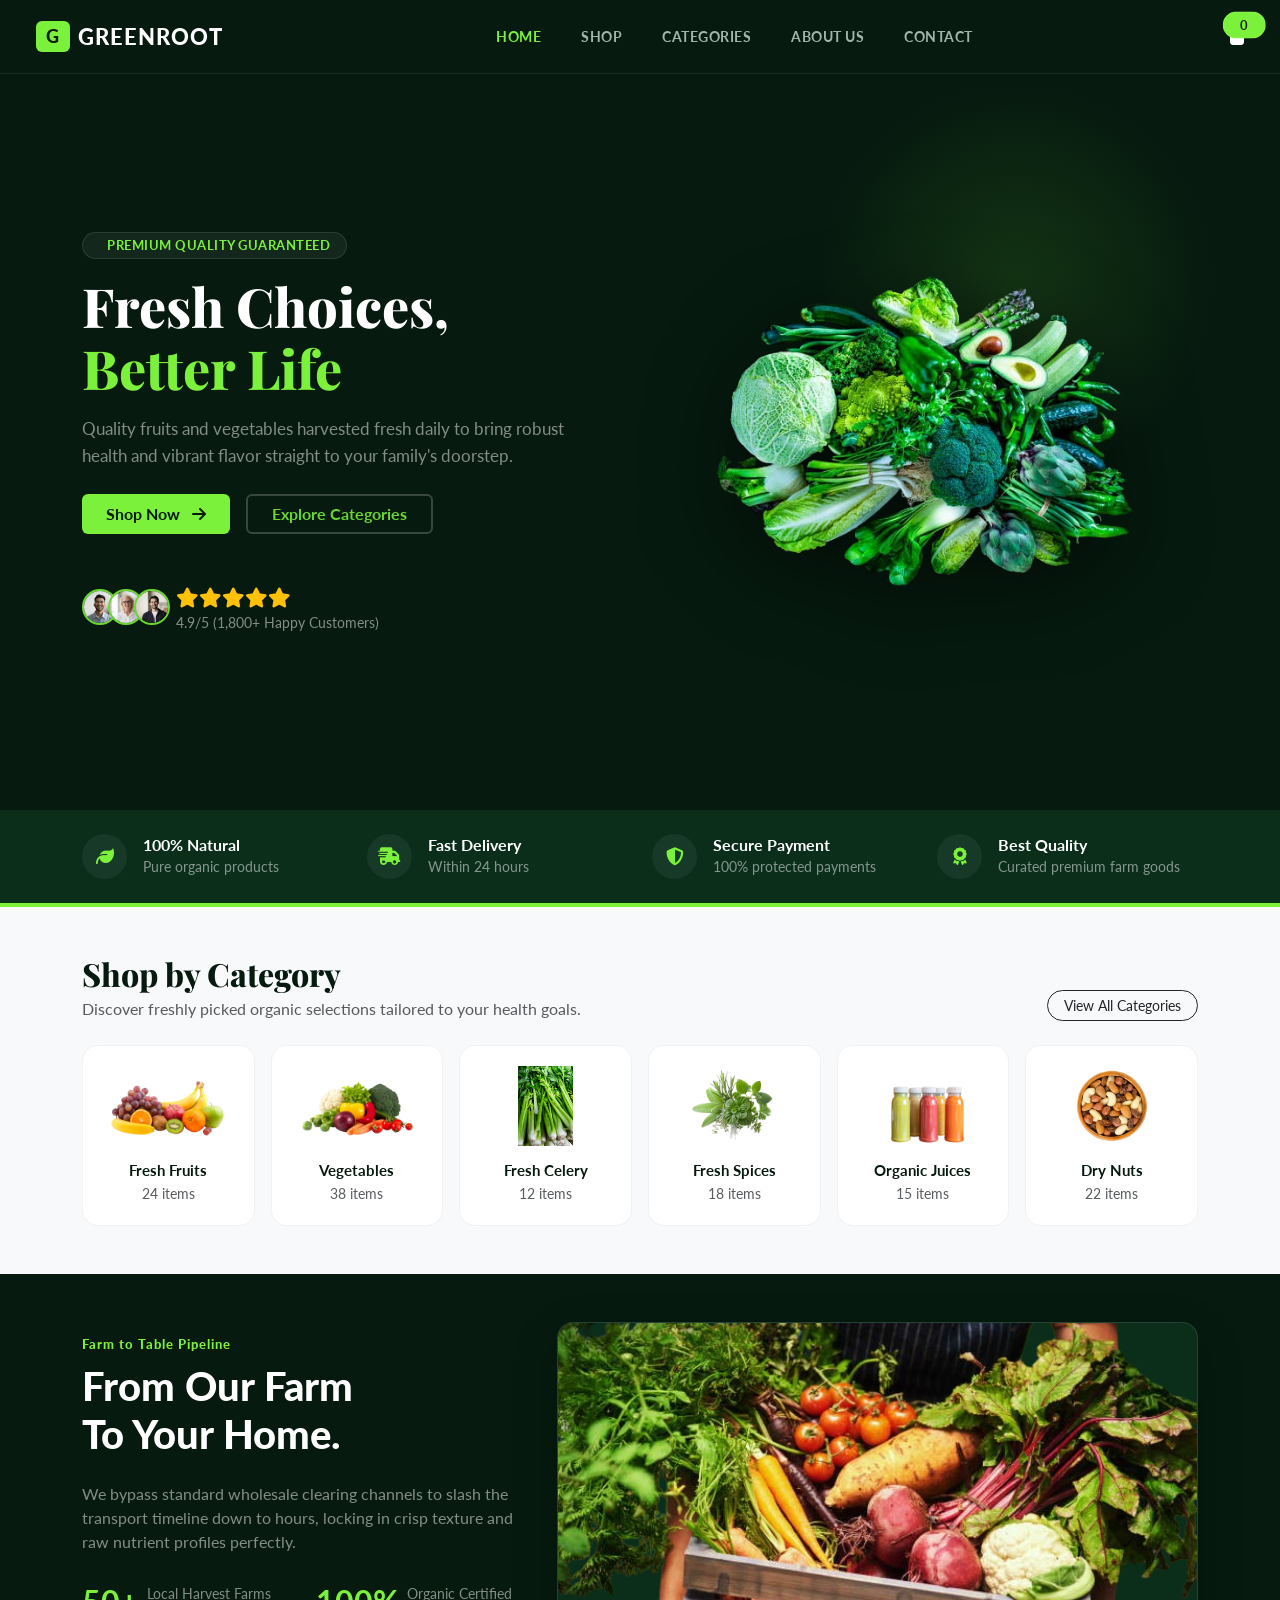
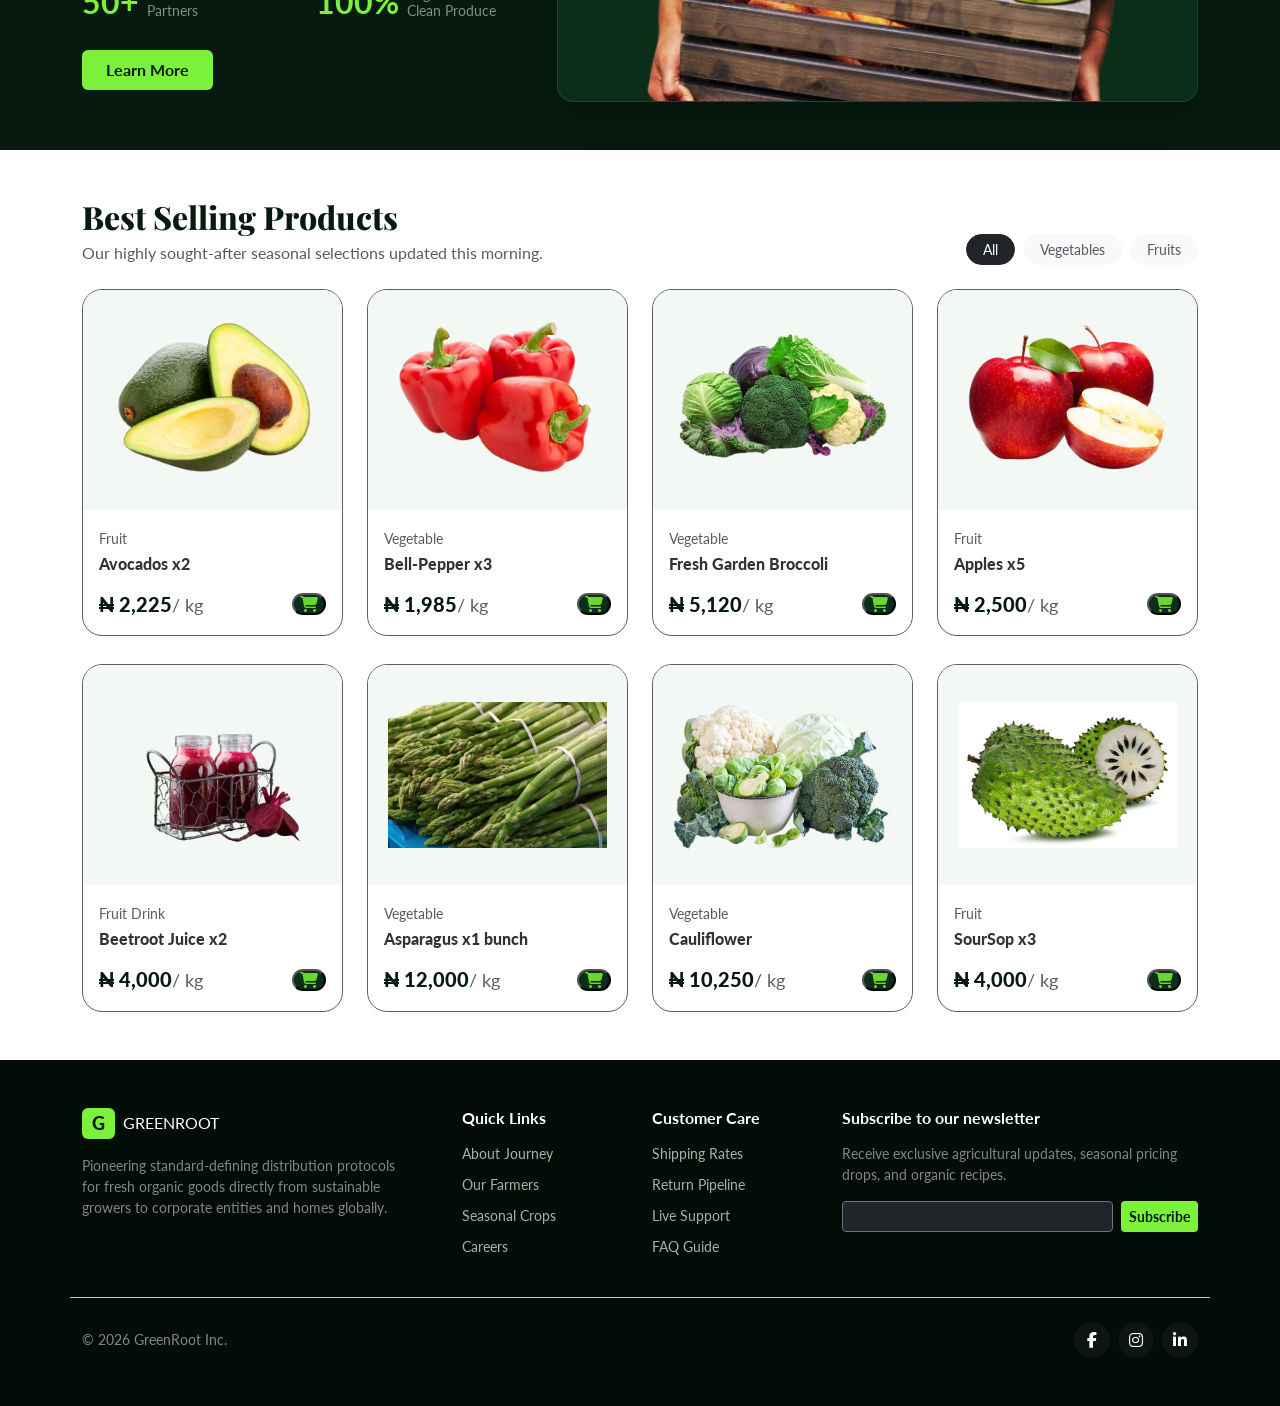
<file: index.html>
<!DOCTYPE html>
<html lang="en">
<head>
    <meta charset="UTF-8">
    <meta name="viewport" content="width=device-width, initial-scale=1.0">
    <title>GreenRoot - Fresh Choices, Better Life</title>
    <link href="https://cdn.jsdelivr.net/npm/bootstrap@5.3.3/dist/css/bootstrap.min.css" rel="stylesheet">
    <link href="https://fonts.googleapis.com/css2?family=Lato:wght@300;400;700;900&family=Playfair+Display:wght@600;700;800&display=swap" rel="stylesheet">
    <link rel="stylesheet" href="https://cdnjs.cloudflare.com/ajax/libs/font-awesome/6.4.0/css/all.min.css">
    <link rel="stylesheet" href="style.css">
</head>
<body>

    <nav class="navbar navbar-expand-lg navbar-dark fixed-top nav px-2 px-lg-4">
        <div class="container-fluid">
            <a class="navbar-brand d-flex align-items-center" href="#">
                <span class="brand-logo-accent">G</span>GREENROOT
            </a>
            <button class="navbar-toggler" type="button" data-bs-toggle="collapse" data-bs-target="#Navbar">
                <span class="navbar-toggler-icon"></span>
            </button>
            <div class="collapse navbar-collapse" id="Navbar">  
                <ul class="navbar-nav mx-auto text-uppercase">
                    <li class="nav-item"><a class="nav-link active" href="#home">Home</a></li>
                    <li class="nav-item"><a class="nav-link" href="shop.html">Shop</a></li>
                    <li class="nav-item"><a class="nav-link" href="categories.html">Categories</a></li>
                    <li class="nav-item"><a class="nav-link" href="about.html">About Us</a></li>
                    <li class="nav-item"><a class="nav-link" href="contact.html">Contact</a></li>
                </ul>
                <div class="nav-action-icons d-flex align-items-center gap-3 text-white">
                    
                    <a href="#" class="text-white position-relative" data-bs-toggle="offcanvas" data-bs-target="#cartDrawer">
                        <i class="fa-solid fa-bag-shopping"></i>
                        <span id="cart-badge" class="position-absolute top-0 start-100 translate-middle badge rounded-pill bg-neon text-dark">0</span>
                    </a>
                </div>
            </div>
        </div>
    </nav>

    <section class="hero d-flex align-items-center" id="home">
        <div class="container position-relative z-2">
            <div class="row align-items-center g-5">
                <div class="col-lg-6">
                    <div class="badge mb-3"><i class="fa-solid fa-sparkles me-2"></i> Premium Quality Guaranteed</div>
                    <h1 class="hero-title text-white mb-3">Fresh Choices,<br><span class="text-neon">Better Life</span></h1>
                    <p class="hero-desc text-white-50 mb-4">Quality fruits and vegetables harvested fresh daily to bring robust health and vibrant flavor straight to your family's doorstep.</p>
                    
                    <div class="d-flex flex-wrap gap-3 mb-5">
                        <button class="btn btn-neon px-4 py-2.5 fw-bold"><a class="shop-tag" href="shop.html">Shop Now <i class="fa-solid fa-arrow-right ms-2"></i></a></button>
                        <button class="btn btn-outline-white px-4 py-2.5"><a class="categories-tag" href="categories.html">Explore Categories</a></button>
                    </div>

                    <div class="d-flex align-items-center gap-3 social-proof">
                        <div class="avatar-group d-flex">
                            <div class="avatar-placeholder"><img src="img/profile icon.jpg"></div>
                            <div class="avatar-placeholder"><img src="img/profile icon 3.jpg"></div>
                            <div class="avatar-placeholder"><img src="img/profile icon 2.jpg"></div>
                        </div>
                        <div>
                            <div class="text-warning fs-5"><i class="fa-solid fa-star"></i><i class="fa-solid fa-star"></i><i class="fa-solid fa-star"></i><i class="fa-solid fa-star"></i><i class="fa-solid fa-star"></i></div>
                            <div class="text-white-50 sm-text">4.9/5 (1,800+ Happy Customers)</div>
                        </div>
                    </div>
                </div>
       
                <div class="col-lg-6 position-relative text-center">
                    <div class="hero-image-wrapper">
                        <img src="img/hero_vegies.png" class="img-fluid main-hero-img" alt="Fresh Produce Display">
                    </div>
                </div>
            </div>
        </div>
    </section>

    <section class="trust-bar py-4">
        <div class="container">
            <div class="row g-4 text-center text-md-start">
                <div class="col-md-3 col-6 d-md-flex align-items-center gap-3">
                    <div class="icon-circle mb-2 mb-md-0"><i class="fa-solid fa-leaf"></i></div>
                    <div><h6 class="mb-0 text-white fw-bold">100% Natural</h6><small class="text-white-50">Pure organic products</small></div>
                </div>
                <div class="col-md-3 col-6 d-md-flex align-items-center gap-3">
                    <div class="icon-circle mb-2 mb-md-0"><i class="fa-solid fa-truck-fast"></i></div>
                    <div><h6 class="mb-0 text-white fw-bold">Fast Delivery</h6><small class="text-white-50">Within 24 hours</small></div>
                </div>
                <div class="col-md-3 col-6 d-md-flex align-items-center gap-3">
                    <div class="icon-circle mb-2 mb-md-0"><i class="fa-solid fa-shield-halved"></i></div>
                    <div><h6 class="mb-0 text-white fw-bold">Secure Payment</h6><small class="text-white-50">100% protected payments</small></div>
                </div>
                <div class="col-md-3 col-6 d-md-flex align-items-center gap-3">
                    <div class="icon-circle mb-2 mb-md-0"><i class="fa-solid fa-award"></i></div>
                    <div><h6 class="mb-0 text-white fw-bold">Best Quality</h6><small class="text-white-50">Curated premium farm goods</small></div>
                </div>
            </div>
        </div>
    </section>

    <section class="py-5 bg-light" id="categories">
        <div class="container">
            <div class="d-flex justify-content-between align-items-end mb-4">
                <div>
                    <h2 class="section-title mb-1">Shop by Category</h2>
                    <p class="text-muted mb-0">Discover freshly picked organic selections tailored to your health goals.</p>
                </div>
                <a href="categories.html" class="btn btn-sm btn-outline-dark rounded-pill px-3">View All Categories</a>
            </div>

            <div class="row row-cols-2 row-cols-md-3 row-cols-lg-6 g-3">
                <div class="col">
                    <div class="category-card text-center">
                        <div class="cat-img-wrap"><img src="img/fresh_fruits.png" alt="Fruits"></div>
                        <h6>Fresh Fruits</h6>
                        <small class="text-muted">24 items</small>
                    </div>
                </div>
                <div class="col">
                    <div class="category-card text-center">
                        <div class="cat-img-wrap"><img src="img/vegetables.png" alt="Vegetables"></div>
                        <h6>Vegetables</h6>
                        <small class="text-muted">38 items</small>
                    </div>
                </div>
                <div class="col">
                    <div class="category-card text-center">
                        <div class="cat-img-wrap"><img src="img/celery_leaves.png" alt="Salad Greens"></div>
                        <h6>Fresh Celery</h6>
                        <small class="text-muted">12 items</small>
                    </div>
                </div>
                <div class="col">
                    <div class="category-card text-center">
                        <div class="cat-img-wrap"><img src="img/spices.png" alt="Fresh Herbs"></div>
                        <h6>Fresh Spices</h6>
                        <small class="text-muted">18 items</small>
                    </div>
                </div>
                <div class="col">
                    <div class="category-card text-center">
                        <div class="cat-img-wrap"><img src="img/fruity_juice.png" alt="Organic Juices"></div>
                        <h6>Organic Juices</h6>
                        <small class="text-muted">15 items</small>
                    </div>
                </div>
                <div class="col">
                    <div class="category-card text-center">
                        <div class="cat-img-wrap"><img src="img/nut.png" alt="Dry Fruits"></div>
                        <h6>Dry Nuts</h6>
                        <small class="text-muted">22 items</small>
                    </div>
                </div>
            </div>
        </div>
    </section>

    <section class="py-5 dark-accent-section">
        <div class="container">
            <div class="row align-items-center g-4">
                <div class="col-lg-5 text-white">
                    <div class="text-neon mb-2 uppercase-bold tracking">Farm to Table Pipeline</div>
                    <h2 class="h1 fw-black text-white mb-4">From Our Farm<br>To Your Home.</h2>
                    <p class="text-white-50 mb-4">We bypass standard wholesale clearing channels to slash the transport timeline down to hours, locking in crisp texture and raw nutrient profiles perfectly.</p>
                    
                    <div class="row g-3 mb-4">
                        <div class="col-sm-6 d-flex align-items-center gap-2">
                            <span class="fs-2 text-neon fw-bold">50+</span>
                            <span class="text-white-50 sm-text lh-sm">Local Harvest Farms Partners</span>
                        </div>
                        <div class="col-sm-6 d-flex align-items-center gap-2">
                            <span class="fs-2 text-neon fw-bold">100%</span>
                            <span class="text-white-50 sm-text lh-sm">Organic Certified Clean Produce</span>
                        </div>
                    </div>
                    <button class="btn btn-neon px-4 py-2" onclick="window.location.href='about.html'">Learn More</a></button>
                </div>
                <div class="col-lg-7">
                    <div class="promo-video-placeholder rounded-4 position-relative overflow-hidden shadow-lg">
                        <img src="img/farmer_harvest.png" class="w-100 object-fit-cover h-100" alt="Farmer Field Showcase">
                        <div class="play-btn-overlay position-absolute top-55 start-50 translate-middle"></div>
                    </div>
                </div>
            </div>
        </div>
    </section>

    <section class="py-5 bg-white" id="shop">
        <div class="container">
            <div class="d-flex justify-content-between align-items-end mb-4">
                <div>
                    <h2 class="section-title mb-1">Best Selling Products</h2>
                    <p class="text-muted mb-0">Our highly sought-after seasonal selections updated this morning.</p>
                </div>
                <div class="filter-tabs d-none d-md-flex gap-2">
                    <button class="btn btn-dark btn-sm rounded-pill px-3">All</button>
                    <button class="btn btn-light btn-sm rounded-pill px-3 text-muted">Vegetables</button>
                    <button class="btn btn-light btn-sm rounded-pill px-3 text-muted">Fruits</button>
                </div>
            </div>

            <div class="row row-cols-1 row-cols-sm-2 row-cols-md-3 row-cols-lg-4 g-4">
                <div class="col">
                    <div class="product-card">
                        <div class="prod-img-box"><img src="img/avocado.png" alt=""></div>
                        <div class="prod-details p-3">
                            <span class="text-muted sm-text">Fruit</span>
                            <h6 class="fw-bold my-1"><b>Avocados x2</b></h6>
                            <div class="d-flex justify-content-between align-items-center mt-3">
                                <span class="price-tag"><span class="nairaSign">N</span> 2,225<small class="text-muted fw-normal">/ kg</small></span>
                                <button class="addToCartBtn" data-name="Avocados x2" data-price="2225"><i class="fa-solid fa-cart-shopping"></i></button>
                            </div>
                        </div>
                    </div>
                </div>

                <div class="col">
                    <div class="product-card">
                        <div class="prod-img-box"><img src="img/bell_pepper.png" alt=""></div>
                        <div class="prod-details p-3">
                            <span class="text-muted sm-text">Vegetable</span>
                            <h6 class="fw-bold my-1"><b>Bell-Pepper x3</b></h6>
                            <div class="d-flex justify-content-between align-items-center mt-3">
                                <span class="price-tag"><span class="nairaSign">N</span> 1,985<small class="text-muted fw-normal">/ kg</small></span>
                                <button class="addToCartBtn" data-name="Bell-Pepper x3" data-price="1985"><i class="fa-solid fa-cart-shopping"></i></button>
                            </div>
                        </div>
                    </div>
                </div>

                <div class="col">
                    <div class="product-card">
                        <div class="prod-img-box"><img src="img/broccoli.png" alt=""></div>
                        <div class="prod-details p-3">
                            <span class="text-muted sm-text">Vegetable</span>
                            <h6 class="fw-bold my-1"><b>Fresh Garden Broccoli</b></h6>
                            <div class="d-flex justify-content-between align-items-center mt-3">
                                <span class="price-tag"><span class="nairaSign">N</span> 5,120<small class="text-muted fw-normal">/ kg</small></span>
                                <button class="addToCartBtn" data-name="Fresh Garden Broccoli" data-price="5120"><i class="fa-solid fa-cart-shopping"></i></button>
                            </div>
                        </div>
                    </div>
                </div>

                <div class="col">
                    <div class="product-card">
                        <div class="prod-img-box"><img src="img/apples.png" alt=""></div>
                        <div class="prod-details p-3">
                            <span class="text-muted sm-text">Fruit</span>
                            <h6 class="fw-bold my-1"><b>Apples x5</b></h6>
                            <div class="d-flex justify-content-between align-items-center mt-3">
                                <span class="price-tag"><span class="nairaSign">N</span> 2,500<small class="text-muted fw-normal">/ kg</small></span>
                                <button class="addToCartBtn" data-name="Apples x5" data-price="2500"><i class="fa-solid fa-cart-shopping"></i></button>
                            </div>
                        </div>
                    </div>
                </div>
            </div>

            <div class="row row-cols-1 row-cols-sm-2 row-cols-md-3 row-cols-lg-4 g-4 mt-1">
                <div class="col">
                    <div class="product-card">
                        <div class="prod-img-box"><img src="img/beetroot juice.png" alt=""></div>
                        <div class="prod-details p-3">
                            <span class="text-muted sm-text">Fruit Drink</span>
                            <h6 class="fw-bold my-1"><b>Beetroot Juice x2</b></h6>
                            <div class="d-flex justify-content-between align-items-center mt-3">
                                <span class="price-tag"><span class="nairaSign">N</span> 4,000<small class="text-muted fw-normal">/ kg</small></span>
                                <button class="addToCartBtn" data-name="Beetroot Juice x2" data-price="4000"><i class="fa-solid fa-cart-shopping"></i></button>
                            </div>
                        </div>
                    </div>
                </div>

                <div class="col">
                    <div class="product-card">
                        <div class="prod-img-box"><img src="img/asparagus.png" alt=""></div>
                        <div class="prod-details p-3">
                            <span class="text-muted sm-text">Vegetable</span>
                            <h6 class="fw-bold my-1"><b>Asparagus x1 bunch</b></h6>
                            <div class="d-flex justify-content-between align-items-center mt-3">
                                <span class="price-tag"><span class="nairaSign">N</span> 12,000<small class="text-muted fw-normal">/ kg</small></span>
                                <button class="addToCartBtn" data-name="Asparagus x1 bunch" data-price="12000"><i class="fa-solid fa-cart-shopping"></i></button>
                            </div>
                        </div>
                    </div>
                </div>

                <div class="col">
                    <div class="product-card">
                        <div class="prod-img-box"><img src="img/cauliflower.png" alt=""></div>
                        <div class="prod-details p-3">
                            <span class="text-muted sm-text">Vegetable</span>
                            <h6 class="fw-bold my-1"><b>Cauliflower</b></h6>
                            <div class="d-flex justify-content-between align-items-center mt-3">
                                <span class="price-tag"><span class="nairaSign">N</span> 10,250<small class="text-muted fw-normal">/ kg</small></span>
                                <button class="addToCartBtn" data-name="Cauliflower" data-price="10250"><i class="fa-solid fa-cart-shopping"></i></button>
                            </div>
                        </div>
                    </div>
                </div>

                <div class="col">
                    <div class="product-card">
                        <div class="prod-img-box"><img src="img/soursop.jpg" alt=""></div>
                        <div class="prod-details p-3">
                            <span class="text-muted sm-text">Fruit</span>
                            <h6 class="fw-bold my-1"><b>SourSop x3</b></h6>
                            <div class="d-flex justify-content-between align-items-center mt-3">
                                <span class="price-tag"><span class="nairaSign">N</span> 4,000<small class="text-muted fw-normal">/ kg</small></span>
                                <button class="addToCartBtn" data-name="SourSop x3" data-price="4000"><i class="fa-solid fa-cart-shopping"></i></button>
                            </div>
                        </div>
                    </div>
                </div>
            </div>
        </div>
    </section>

    <footer class="footer py-5" id="contact">
        <div class="container">
            <div class="row g-4 pb-4 border-bottom border-secondary-subtle">
                <div class="col-lg-4 col-md-6">
                    <a class="navbar-brand text-white d-flex align-items-center mb-3" href="#">
                        <span class="brand-logo-accent">G</span>GREENROOT
                    </a>
                    <p class="text-white-50 sm-text pe-lg-4">Pioneering standard-defining distribution protocols for fresh organic goods directly from sustainable growers to corporate entities and homes globally.</p>
                </div>
                <div class="col-lg-2 col-6">
                    <h6 class="text-white fw-bold mb-3">Quick Links</h6>
                    <ul class="list-unstyled footer-links text-white-50 sm-text">
                        <li><a href="#">About Journey</a></li>
                        <li><a href="#">Our Farmers</a></li>
                        <li><a href="#">Seasonal Crops</a></li>
                        <li><a href="#">Careers</a></li>
                    </ul>
                </div>
                <div class="col-lg-2 col-6">
                    <h6 class="text-white fw-bold mb-3">Customer Care</h6>
                    <ul class="list-unstyled footer-links text-white-50 sm-text">
                        <li><a href="#">Shipping Rates</a></li>
                        <li><a href="#">Return Pipeline</a></li>
                        <li><a href="#">Live Support</a></li>
                        <li><a href="#">FAQ Guide</a></li>
                    </ul>
                </div>
                <div class="col-lg-4 col-md-6">
                    <h6 class="text-white fw-bold mb-3">Subscribe to our newsletter</h6>
                    <p class="text-white-50 sm-text">Receive exclusive agricultural updates, seasonal pricing drops, and organic recipes.</p>
                    <form class="d-flex gap-2 mt-3 newsletter-form">
                        <input type="email" class="form-control form-control-sm bg-dark text-white border-secondary" placeholder="Email Address">
                        <button class="btn btn-neon btn-sm fw-bold"><a  class="Subscribe-button" href="contact.html">Subscribe</a></button>
                    </form>
                </div>
            </div>
            
            <div class="d-flex flex-wrap justify-content-between align-items-center pt-4">
                <p class="text-white-50 sm-text mb-0">&copy; 2026 GreenRoot Inc.</p>
                <div class="footer-social-circles d-flex gap-2">
                    <a href="https://facebook.com"><i class="fa-brands fa-facebook-f"></i></a>
                    <a href="https://www.instagram.com/"><i class="fa-brands fa-instagram"></i></a>
                    <a href="https://www.linkedin.com/"><i class="fa-brands fa-linkedin-in"></i></a>
                </div>
            </div>
        </div>
    </footer>

    <div class="offcanvas offcanvas-end text-dark" tabindex="-1" id="cartDrawer" aria-labelledby="cartDrawerLabel">
      <div class="offcanvas-header border-bottom">
        <h5 class="offcanvas-title fw-bold" id="cartDrawerLabel"><i class="fa-solid fa-bag-shopping me-2"></i> Your Shopping Cart</h5>
        <button type="button" class="btn-close" data-bs-dismiss="offcanvas" aria-label="Close"></button>
      </div>
      <div class="offcanvas-body d-flex flex-column">
        <ul id="cart-items-list" class="list-group list-group-flush mb-auto">
          <li class="list-group-item text-muted text-center py-4">Your cart is empty.</li>
        </ul>

        <div class="border-top pt-3 mt-3">
          <div class="d-flex justify-content-between fw-bold mb-3 fs-5">
            <span>Total:</span>
            <span id="cart-total">N 0</span>
          </div>
          <button class="btn btn-neon w-100 py-2 text-dark fw-bold">Proceed to Checkout</button>
        </div>
      </div>
    </div>

    <script src="https://cdn.jsdelivr.net/npm/bootstrap@5.3.3/dist/js/bootstrap.bundle.min.js"></script>
    <script src="script.js"></script>
</body>
</html>
</file>
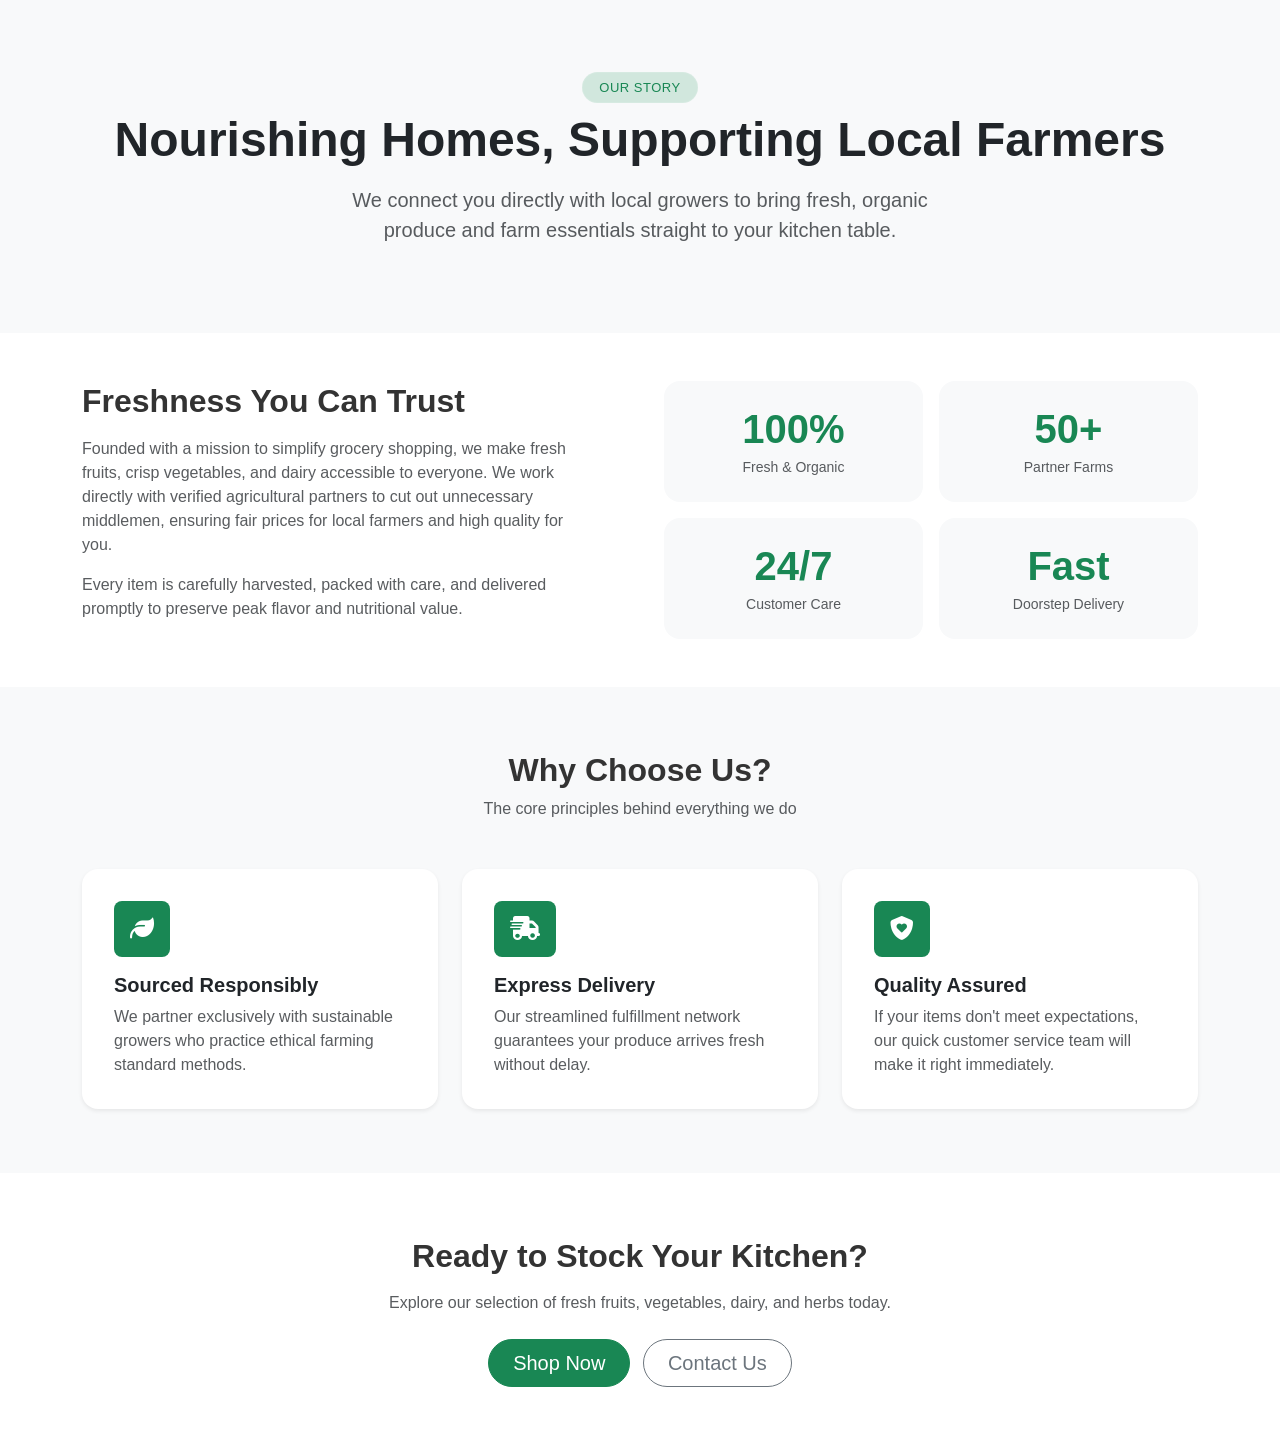
<file: about.html>
<!DOCTYPE html>
<html lang="en">
<head>
    <meta charset="UTF-8">
    <meta name="viewport" content="width=device-width, initial-scale=1.0">
    <title>About Us - Dasodhub</title>
    <link href="https://cdn.jsdelivr.net/npm/bootstrap@5.3.0/dist/css/bootstrap.min.css" rel="stylesheet">
    <link rel="stylesheet" href="https://cdnjs.cloudflare.com/ajax/libs/font-awesome/6.4.0/css/all.min.css">
    <link rel="stylesheet" href="style.css">
</head>
<body>

    <section class="bg-light py-5 text-center">
        <div class="container py-4">
            <span class="badge bg-success-subtle text-success mb-2 px-3 py-2 rounded-pill fw-medium">Our Story</span>
            <h1 class="display-5 fw-bold text-dark">Nourishing Homes, Supporting Local Farmers</h1>
            <p class="lead text-muted mx-auto mt-3" style="max-width: 650px;">
                We connect you directly with local growers to bring fresh, organic produce and farm essentials straight to your kitchen table.
            </p>
        </div>
    </section>

    <section class="py-5">
        <div class="container">
            <div class="row align-items-center g-5">
                <div class="col-lg-6">
                    <div class="pe-lg-4">
                        <h2 class="fw-bold mb-3">Freshness You Can Trust</h2>
                        <p class="text-muted">
                            Founded with a mission to simplify grocery shopping, we make fresh fruits, crisp vegetables, and dairy accessible to everyone. We work directly with verified agricultural partners to cut out unnecessary middlemen, ensuring fair prices for local farmers and high quality for you.
                        </p>
                        <p class="text-muted">
                            Every item is carefully harvested, packed with care, and delivered promptly to preserve peak flavor and nutritional value.
                        </p>
                    </div>
                </div>
                <div class="col-lg-6">
                    <div class="row g-3">
                        <div class="col-6">
                            <div class="p-4 bg-light rounded-4 text-center">
                                <h3 class="fw-bold text-success display-6 mb-1">100%</h3>
                                <p class="text-muted mb-0 small">Fresh & Organic</p>
                            </div>
                        </div>
                        <div class="col-6">
                            <div class="p-4 bg-light rounded-4 text-center">
                                <h3 class="fw-bold text-success display-6 mb-1">50+</h3>
                                <p class="text-muted mb-0 small">Partner Farms</p>
                            </div>
                        </div>
                        <div class="col-6">
                            <div class="p-4 bg-light rounded-4 text-center">
                                <h3 class="fw-bold text-success display-6 mb-1">24/7</h3>
                                <p class="text-muted mb-0 small">Customer Care</p>
                            </div>
                        </div>
                        <div class="col-6">
                            <div class="p-4 bg-light rounded-4 text-center">
                                <h3 class="fw-bold text-success display-6 mb-1">Fast</h3>
                                <p class="text-muted mb-0 small">Doorstep Delivery</p>
                            </div>
                        </div>
                    </div>
                </div>
            </div>
        </div>
    </section>

    <section class="bg-light py-5">
        <div class="container py-3">
            <div class="text-center mb-5">
                <h2 class="fw-bold">Why Choose Us?</h2>
                <p class="text-muted">The core principles behind everything we do</p>
            </div>
            <div class="row g-4">
                <div class="col-md-4">
                    <div class="card border-0 h-100 shadow-sm p-3 rounded-4">
                        <div class="card-body">
                            <div class="icon-square bg-success text-white rounded-3 p-3 d-inline-block mb-3">
                                <i class="fa-solid fa-leaf fa-xl"></i>
                            </div>
                            <h5 class="fw-bold card-title">Sourced Responsibly</h5>
                            <p class="card-text text-muted">We partner exclusively with sustainable growers who practice ethical farming standard methods.</p>
                        </div>
                    </div>
                </div>
                <div class="col-md-4">
                    <div class="card border-0 h-100 shadow-sm p-3 rounded-4">
                        <div class="card-body">
                            <div class="icon-square bg-success text-white rounded-3 p-3 d-inline-block mb-3">
                                <i class="fa-solid fa-truck-fast fa-xl"></i>
                            </div>
                            <h5 class="fw-bold card-title">Express Delivery</h5>
                            <p class="card-text text-muted">Our streamlined fulfillment network guarantees your produce arrives fresh without delay.</p>
                        </div>
                    </div>
                </div>
                <div class="col-md-4">
                    <div class="card border-0 h-100 shadow-sm p-3 rounded-4">
                        <div class="card-body">
                            <div class="icon-square bg-success text-white rounded-3 p-3 d-inline-block mb-3">
                                <i class="fa-solid fa-shield-heart fa-xl"></i>
                            </div>
                            <h5 class="fw-bold card-title">Quality Assured</h5>
                            <p class="card-text text-muted">If your items don't meet expectations, our quick customer service team will make it right immediately.</p>
                        </div>
                    </div>
                </div>
            </div>
        </div>
    </section>

    <section class="py-5 text-center">
        <div class="container py-3">
            <h2 class="fw-bold mb-3">Ready to Stock Your Kitchen?</h2>
            <p class="text-muted mb-4">Explore our selection of fresh fruits, vegetables, dairy, and herbs today.</p>
            <a href="shop.html" class="btn btn-success btn-lg rounded-pill px-4 me-2">Shop Now</a>
            <a href="contact.html" class="btn btn-outline-secondary btn-lg rounded-pill px-4">Contact Us</a>
        </div>
    </section>

    <script src="https://cdn.jsdelivr.net/npm/bootstrap@5.3.0/dist/js/bootstrap.bundle.min.js"></script>
    <script src="script.js"></script>
</body>
</html>
</file>
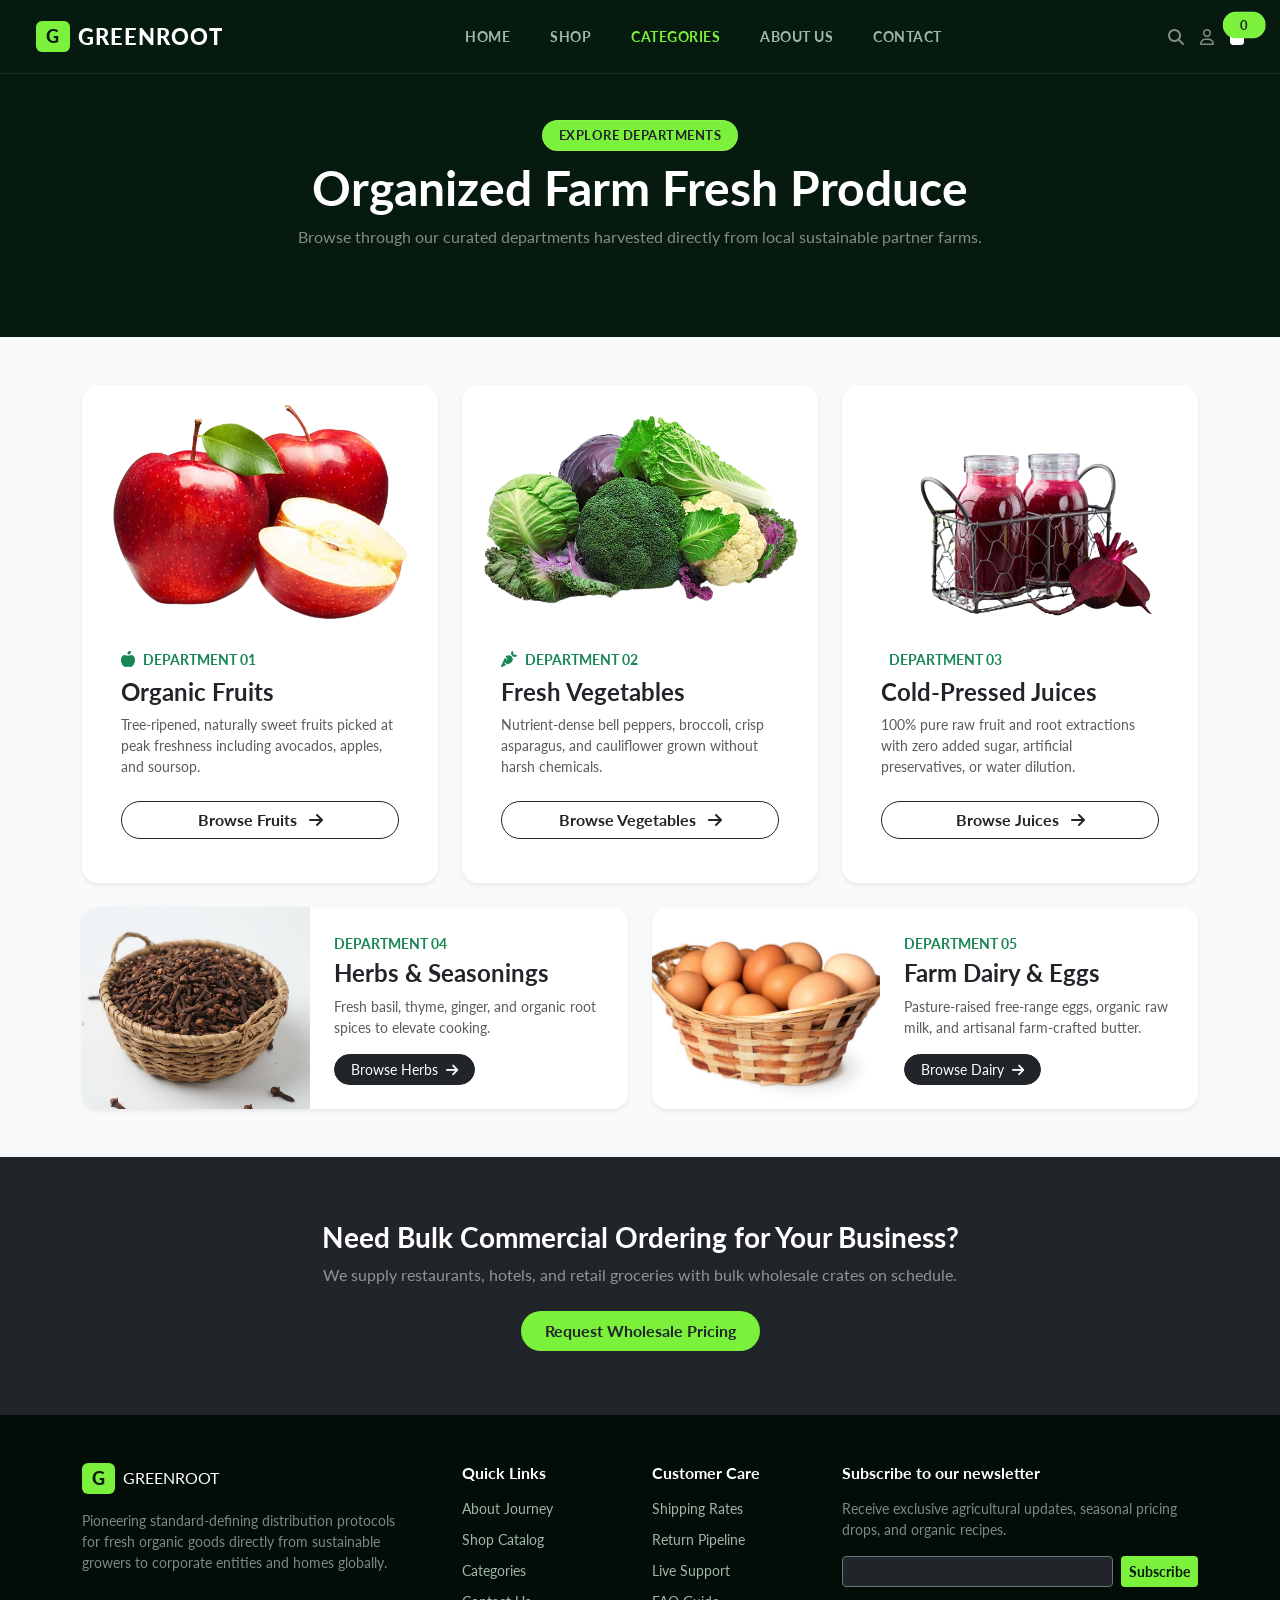
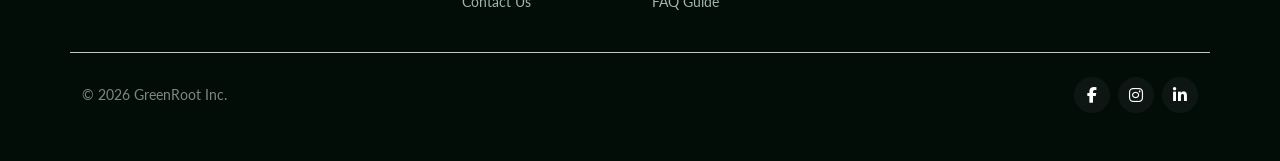
<file: categories.html>
<!DOCTYPE html>
<html lang="en">
<head>
    <meta charset="UTF-8">
    <meta name="viewport" content="width=device-width, initial-scale=1.0">
    <title>Produce Categories - GreenRoot</title>
    <link href="https://cdn.jsdelivr.net/npm/bootstrap@5.3.3/dist/css/bootstrap.min.css" rel="stylesheet">
    <link href="https://fonts.googleapis.com/css2?family=Lato:wght@300;400;700;900&family=Playfair+Display:wght@600;700;800&display=swap" rel="stylesheet">
    <link rel="stylesheet" href="https://cdnjs.cloudflare.com/ajax/libs/font-awesome/6.4.0/css/all.min.css">
    <link rel="stylesheet" href="style.css">
</head>
<body>

    <!-- NAVBAR -->
    <nav class="navbar navbar-expand-lg navbar-dark fixed-top nav px-2 px-lg-4">
        <div class="container-fluid">
            <a class="navbar-brand d-flex align-items-center" href="index.html">
                <span class="brand-logo-accent">G</span>GREENROOT
            </a>
            <button class="navbar-toggler" type="button" data-bs-toggle="collapse" data-bs-target="#Navbar">
                <span class="navbar-toggler-icon"></span>
            </button>
            <div class="collapse navbar-collapse" id="Navbar">  
                <ul class="navbar-nav mx-auto text-uppercase">
                    <li class="nav-item"><a class="nav-link" href="index.html">Home</a></li>
                    <li class="nav-item"><a class="nav-link" href="shop.html">Shop</a></li>
                    <li class="nav-item"><a class="nav-link active" href="categories.html">Categories</a></li>
                    <li class="nav-item"><a class="nav-link" href="about.html">About Us</a></li>
                    <li class="nav-item"><a class="nav-link" href="contact.html">Contact</a></li>
                </ul>
                <div class="nav-action-icons d-flex align-items-center gap-3 text-white">
                    <a href="shop.html" class="text-white-50"><i class="fa-solid fa-magnifying-glass"></i></a>
                    <a href="#" class="text-white-50"><i class="fa-regular fa-user"></i></a>
                    
                    <!-- CART ICON -->
                    <a href="#" class="text-white position-relative" data-bs-toggle="offcanvas" data-bs-target="#cartDrawer">
                        <i class="fa-solid fa-bag-shopping"></i>
                        <span id="cart-badge" class="position-absolute top-0 start-100 translate-middle badge rounded-pill bg-neon text-dark">0</span>
                    </a>
                </div>
            </div>
        </div>
    </nav>

    <!-- CATEGORY HERO HEADER -->
    <section class="py-5 dark-accent-section mt-5 text-white text-center">
        <div class="container py-4">
            <span class="badge bg-neon text-dark text-uppercase fw-bold mb-2 px-3 py-2">Explore Departments</span>
            <h1 class="display-5 fw-bold mb-2">Organized Farm Fresh Produce</h1>
            <p class="text-white-50 max-width-600 mx-auto">Browse through our curated departments harvested directly from local sustainable partner farms.</p>
        </div>
    </section>

    <!-- CATEGORY GRID SECTION -->
    <section class="py-5 bg-light">
        <div class="container">
            <div class="row g-4">
                
                <!-- Category Card 1: Fruits -->
                <div class="col-md-6 col-lg-4">
                    <div class="card border-0 shadow-sm rounded-4 overflow-hidden h-100 category-card">
                        <div class="position-relative overflow-hidden" style="height: 220px;">
                            <img src="img/apples.png" class="w-100 h-100 object-fit-cover" alt="Fresh Fruits">
                        </div>
                        <div class="card-body p-4 d-flex flex-column justify-content-between">
                            <div>
                                <div class="d-flex align-items-center gap-2 mb-2 text-success">
                                    <i class="fa-solid fa-apple-whole"></i>
                                    <span class="sm-text text-uppercase fw-bold">Department 01</span>
                                </div>
                                <h4 class="fw-bold card-title">Organic Fruits</h4>
                                <p class="text-muted sm-text mb-4">Tree-ripened, naturally sweet fruits picked at peak freshness including avocados, apples, and soursop.</p>
                            </div>
                            <a href="shop.html?category=Fruit" class="btn btn-outline-dark w-100 rounded-pill fw-bold">
                                Browse Fruits <i class="fa-solid fa-arrow-right ms-2"></i>
                            </a>
                        </div>
                    </div>
                </div>

                <!-- Category Card 2: Vegetables -->
                <div class="col-md-6 col-lg-4">
                    <div class="card border-0 shadow-sm rounded-4 overflow-hidden h-100 category-card">
                        <div class="position-relative overflow-hidden" style="height: 220px;">
                            <img src="img/broccoli.png" class="w-100 h-100 object-fit-cover" alt="Fresh Vegetables">
                        </div>
                        <div class="card-body p-4 d-flex flex-column justify-content-between">
                            <div>
                                <div class="d-flex align-items-center gap-2 mb-2 text-success">
                                    <i class="fa-solid fa-carrot"></i>
                                    <span class="sm-text text-uppercase fw-bold">Department 02</span>
                                </div>
                                <h4 class="fw-bold card-title">Fresh Vegetables</h4>
                                <p class="text-muted sm-text mb-4">Nutrient-dense bell peppers, broccoli, crisp asparagus, and cauliflower grown without harsh chemicals.</p>
                            </div>
                            <a href="shop.html?category=Vegetable" class="btn btn-outline-dark w-100 rounded-pill fw-bold">
                                Browse Vegetables <i class="fa-solid fa-arrow-right ms-2"></i>
                            </a>
                        </div>
                    </div>
                </div>

                <!-- Category Card 3: Cold-Pressed Juices -->
                <div class="col-md-6 col-lg-4">
                    <div class="card border-0 shadow-sm rounded-4 overflow-hidden h-100 category-card">
                        <div class="position-relative overflow-hidden" style="height: 220px;">
                            <img src="img/beetroot juice.png" class="w-100 h-100 object-fit-cover" alt="Cold-Pressed Juices">
                        </div>
                        <div class="card-body p-4 d-flex flex-column justify-content-between">
                            <div>
                                <div class="d-flex align-items-center gap-2 mb-2 text-success">
                                    <i class="fa-solid fa-wine-glass-stripe"></i>
                                    <span class="sm-text text-uppercase fw-bold">Department 03</span>
                                </div>
                                <h4 class="fw-bold card-title">Cold-Pressed Juices</h4>
                                <p class="text-muted sm-text mb-4">100% pure raw fruit and root extractions with zero added sugar, artificial preservatives, or water dilution.</p>
                            </div>
                            <a href="shop.html?category=Fruit Drink" class="btn btn-outline-dark w-100 rounded-pill fw-bold">
                                Browse Juices <i class="fa-solid fa-arrow-right ms-2"></i>
                            </a>
                        </div>
                    </div>
                </div>

                <!-- Category Card 4: Herbs & Seasonings -->
                <div class="col-md-6">
                  <div class="card border-0 shadow-sm rounded-4 overflow-hidden h-100">
                      <div class="row g-0 h-100 align-items-center">
                          <div class="col-5 h-100">
                              <img src="img/clove.jpg" class="img-fluid h-100 w-100 object-fit-cover" alt="Herbs and Seasonings" style="min-height: 200px;">
                            </div>
                          <div class="col-7">
                             <div class="card-body p-4">
                                 <span class="text-success fw-bold small text-uppercase">Department 04</span>
                                 <h4 class="fw-bold card-title mt-1 mb-2">Herbs & Seasonings</h4>
                                 <p class="card-text text-muted small mb-3">Fresh basil, thyme, ginger, and organic root spices to elevate cooking.</p>
                                 <a href="shop.html?filter=Herbs" class="btn btn-dark btn-sm rounded-pill px-3">Browse Herbs <i class="fa-solid fa-arrow-right ms-1"></i></a>
                               </div>
                          </div>
                      </div>
                 </div>
              </div>

                <div class="col-md-6">
                   <div class="card border-0 shadow-sm rounded-4 overflow-hidden h-100">
                        <div class="row g-0 h-100 align-items-center">
                            <div class="col-5 h-100">
                              <img src="img/eggs.jpg" class="img-fluid h-100 w-100 object-fit-cover" alt="Farm Dairy and Eggs" style="min-height: 200px;">
                            </div>
                          <div class="col-7">
                              <div class="card-body p-4">
                                 <span class="text-success fw-bold small text-uppercase">Department 05</span>
                                  <h4 class="fw-bold card-title mt-1 mb-2">Farm Dairy & Eggs</h4>
                                  <p class="card-text text-muted small mb-3">Pasture-raised free-range eggs, organic raw milk, and artisanal farm-crafted butter.</p>
                                 <a href="shop.html?filter=Dairy" class="btn btn-dark btn-sm rounded-pill px-3">Browse Dairy <i class="fa-solid fa-arrow-right ms-1"></i></a>
                              </div>
                          </div>
                      </div>   
                 </div>
             </div>

            </div>
        </div>
    </section>

    <!-- PROMO BANNER SECTION -->
    <section class="py-5 bg-dark text-white">
        <div class="container text-center py-3">
            <h3 class="fw-bold mb-2">Need Bulk Commercial Ordering for Your Business?</h3>
            <p class="text-white-50 max-width-600 mx-auto mb-4">We supply restaurants, hotels, and retail groceries with bulk wholesale crates on schedule.</p>
            <a href="contact.html" class="btn btn-neon rounded-pill px-4 py-2 fw-bold text-dark">Request Wholesale Pricing</a>
        </div>
    </section>

    <!-- FOOTER -->
    <footer class="footer py-5" id="contact">
        <div class="container">
            <div class="row g-4 pb-4 border-bottom border-secondary-subtle">
                <div class="col-lg-4 col-md-6">
                    <a class="navbar-brand text-white d-flex align-items-center mb-3" href="index.html">
                        <span class="brand-logo-accent">G</span>GREENROOT
                    </a>
                    <p class="text-white-50 sm-text pe-lg-4">Pioneering standard-defining distribution protocols for fresh organic goods directly from sustainable growers to corporate entities and homes globally.</p>
                </div>
                <div class="col-lg-2 col-6">
                    <h6 class="text-white fw-bold mb-3">Quick Links</h6>
                    <ul class="list-unstyled footer-links text-white-50 sm-text">
                        <li><a href="about.html">About Journey</a></li>
                        <li><a href="shop.html">Shop Catalog</a></li>
                        <li><a href="categories.html">Categories</a></li>
                        <li><a href="contact.html">Contact Us</a></li>
                    </ul>
                </div>
                <div class="col-lg-2 col-6">
                    <h6 class="text-white fw-bold mb-3">Customer Care</h6>
                    <ul class="list-unstyled footer-links text-white-50 sm-text">
                        <li><a href="#">Shipping Rates</a></li>
                        <li><a href="#">Return Pipeline</a></li>
                        <li><a href="#">Live Support</a></li>
                        <li><a href="#">FAQ Guide</a></li>
                    </ul>
                </div>
                <div class="col-lg-4 col-md-6">
                    <h6 class="text-white fw-bold mb-3">Subscribe to our newsletter</h6>
                    <p class="text-white-50 sm-text">Receive exclusive agricultural updates, seasonal pricing drops, and organic recipes.</p>
                    <form class="d-flex gap-2 mt-3 newsletter-form">
                        <input type="email" class="form-control form-control-sm bg-dark text-white border-secondary" placeholder="Email Address">
                        <button class="btn btn-neon btn-sm fw-bold"><a  class="Subscribe-button" href="contact.html">Subscribe</a></button>
                    </form>
                </div>
            </div>
            
            <div class="d-flex flex-wrap justify-content-between align-items-center pt-4">
                <p class="text-white-50 sm-text mb-0">&copy; 2026 GreenRoot Inc.</p>
                <div class="footer-social-circles d-flex gap-2">
                    <a href="https://facebook.com"><i class="fa-brands fa-facebook-f"></i></a>
                    <a href="https://www.instagram.com/"><i class="fa-brands fa-instagram"></i></a>
                    <a href="https://www.linkedin.com/"><i class="fa-brands fa-linkedin-in"></i></a>
                </div>
            </div>
        </div>
    </footer>

    <!-- CART SLIDE-OUT DRAWER -->
    <div class="offcanvas offcanvas-end text-dark" tabindex="-1" id="cartDrawer" aria-labelledby="cartDrawerLabel">
      <div class="offcanvas-header border-bottom">
        <h5 class="offcanvas-title fw-bold" id="cartDrawerLabel"><i class="fa-solid fa-bag-shopping me-2"></i> Your Shopping Cart</h5>
        <button type="button" class="btn-close" data-bs-dismiss="offcanvas" aria-label="Close"></button>
      </div>
      <div class="offcanvas-body d-flex flex-column">
        <ul id="cart-items-list" class="list-group list-group-flush mb-auto">
          <li class="list-group-item text-muted text-center py-4">Your cart is empty.</li>
        </ul>

        <div class="border-top pt-3 mt-3">
          <div class="d-flex justify-content-between fw-bold mb-3 fs-5">
            <span>Total:</span>
            <span id="cart-total">N 0</span>
          </div>
          <button class="btn btn-neon w-100 py-2 text-dark fw-bold">Proceed to Checkout</button>
        </div>
      </div>
    </div>

    <!-- SCRIPTS -->
    <script src="https://cdn.jsdelivr.net/npm/bootstrap@5.3.3/dist/js/bootstrap.bundle.min.js"></script>
    <script src="script.js"></script>
</body>
</html>
</file>
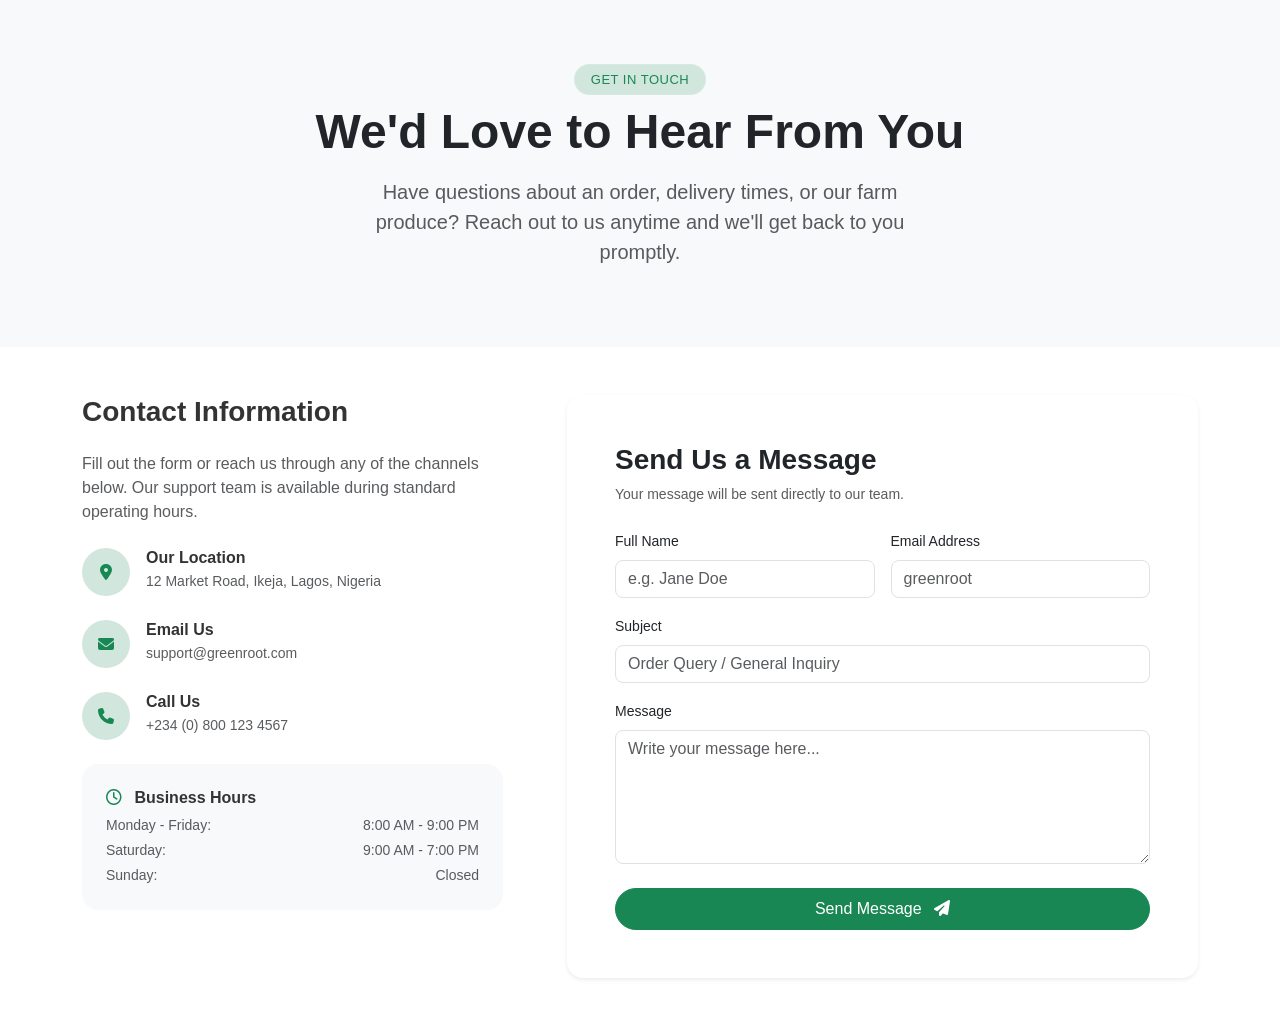
<file: contact.html>
<!DOCTYPE html>
<html lang="en">
<head>
    <meta charset="UTF-8">
    <meta name="viewport" content="width=device-width, initial-scale=1.0">
    <title>Contact Us - GreenRoot</title>
    <link href="https://cdn.jsdelivr.net/npm/bootstrap@5.3.0/dist/css/bootstrap.min.css" rel="stylesheet">
    <link rel="stylesheet" href="https://cdnjs.cloudflare.com/ajax/libs/font-awesome/6.4.0/css/all.min.css">
    <link rel="stylesheet" href="style.css">
</head>
<body>

    <section class="bg-light py-5 text-center">
        <div class="container py-3">
            <span class="badge bg-success-subtle text-success mb-2 px-3 py-2 rounded-pill fw-medium">Get In Touch</span>
            <h1 class="display-5 fw-bold text-dark">We'd Love to Hear From You</h1>
            <p class="lead text-muted mx-auto mt-3" style="max-width: 600px;">
                Have questions about an order, delivery times, or our farm produce? Reach out to us anytime and we'll get back to you promptly.
            </p>
        </div>
    </section>

    <section class="py-5">
        <div class="container">
            <div class="row g-5">
                <div class="col-lg-5">
                    <div class="pe-lg-3">
                        <h3 class="fw-bold mb-4">Contact Information</h3>
                        <p class="text-muted mb-4">
                            Fill out the form or reach us through any of the channels below. Our support team is available during standard operating hours.
                        </p>

                        <div class="d-flex align-items-start mb-4">
                            <div class="icon-square bg-success-subtle text-success rounded-circle p-3 me-3 d-flex align-items-center justify-content-center" style="width: 48px; height: 48px;">
                                <i class="fa-solid fa-location-dot"></i>
                            </div>
                            <div>
                                <h6 class="fw-bold mb-1">Our Location</h6>
                                <p class="text-muted mb-0 small">12 Market Road, Ikeja, Lagos, Nigeria</p>
                            </div>
                        </div>

                        <div class="d-flex align-items-start mb-4">
                            <div class="icon-square bg-success-subtle text-success rounded-circle p-3 me-3 d-flex align-items-center justify-content-center" style="width: 48px; height: 48px;">
                                <i class="fa-solid fa-envelope"></i>
                            </div>
                            <div>
                                <h6 class="fw-bold mb-1">Email Us</h6>
                                <p class="text-muted mb-0 small">support@greenroot.com</p>
                            </div>
                        </div>

                        <div class="d-flex align-items-start mb-4">
                            <div class="icon-square bg-success-subtle text-success rounded-circle p-3 me-3 d-flex align-items-center justify-content-center" style="width: 48px; height: 48px;">
                                <i class="fa-solid fa-phone"></i>
                            </div>
                            <div>
                                <h6 class="fw-bold mb-1">Call Us</h6>
                                <p class="text-muted mb-0 small">+234 (0) 800 123 4567</p>
                            </div>
                        </div>

                        <div class="p-4 bg-light rounded-4 mt-4">
                            <h6 class="fw-bold mb-2"><i class="fa-regular fa-clock me-2 text-success"></i> Business Hours</h6>
                            <div class="d-flex justify-content-between text-muted small mt-2">
                                <span>Monday - Friday:</span>
                                <span>8:00 AM - 9:00 PM</span>
                            </div>
                            <div class="d-flex justify-content-between text-muted small mt-1">
                                <span>Saturday:</span>
                                <span>9:00 AM - 7:00 PM</span>
                            </div>
                            <div class="d-flex justify-content-between text-muted small mt-1">
                                <span>Sunday:</span>
                                <span>Closed</span>
                            </div>
                        </div>

                    </div>
                </div>

                <div class="col-lg-7">
                    <div class="card border-0 shadow-sm rounded-4 p-4 p-md-5">
                        <h3 class="fw-bold mb-2">Send Us a Message</h3>
                        <p class="text-muted small mb-4">Your message will be sent directly to our team.</p>

                        <form id="contactForm">
                            <div class="row g-3">
                                <div class="col-md-6">
                                    <label for="fullName" class="form-label small fw-medium">Full Name</label>
                                    <input type="text" class="form-control rounded-3" id="fullName" placeholder="e.g. Jane Doe" required>
                                </div>
                                <div class="col-md-6">
                                    <label for="emailAddress" class="form-label small fw-medium">Email Address</label>
                                    <input type="email" class="form-control rounded-3" id="emailAddress" placeholder="greenroot" required>
                                </div>
                                <div class="col-12">
                                    <label for="subject" class="form-label small fw-medium">Subject</label>
                                    <input type="text" class="form-control rounded-3" id="subject" placeholder="Order Query / General Inquiry" required>
                                </div>
                                <div class="col-12">
                                    <label for="message" class="form-label small fw-medium">Message</label>
                                    <textarea class="form-control rounded-3" id="message" rows="5" placeholder="Write your message here..." required></textarea>
                                </div>
                                <div class="col-12 mt-4">
                                    <button type="submit" class="btn btn-success btn-lg w-100 rounded-pill fs-6" id="send-message-button">
                                        Send Message <i class="fa-solid fa-paper-plane ms-2"></i>
                                    </button>
                                </div>
                            </div>
                        </form>

                    </div>
                </div>

            </div>
        </div>
    </section>

    <script src="https://cdn.jsdelivr.net/npm/bootstrap@5.3.0/dist/js/bootstrap.bundle.min.js"></script>
    <script src="script.js"></script>
</body>
</html>
</file>
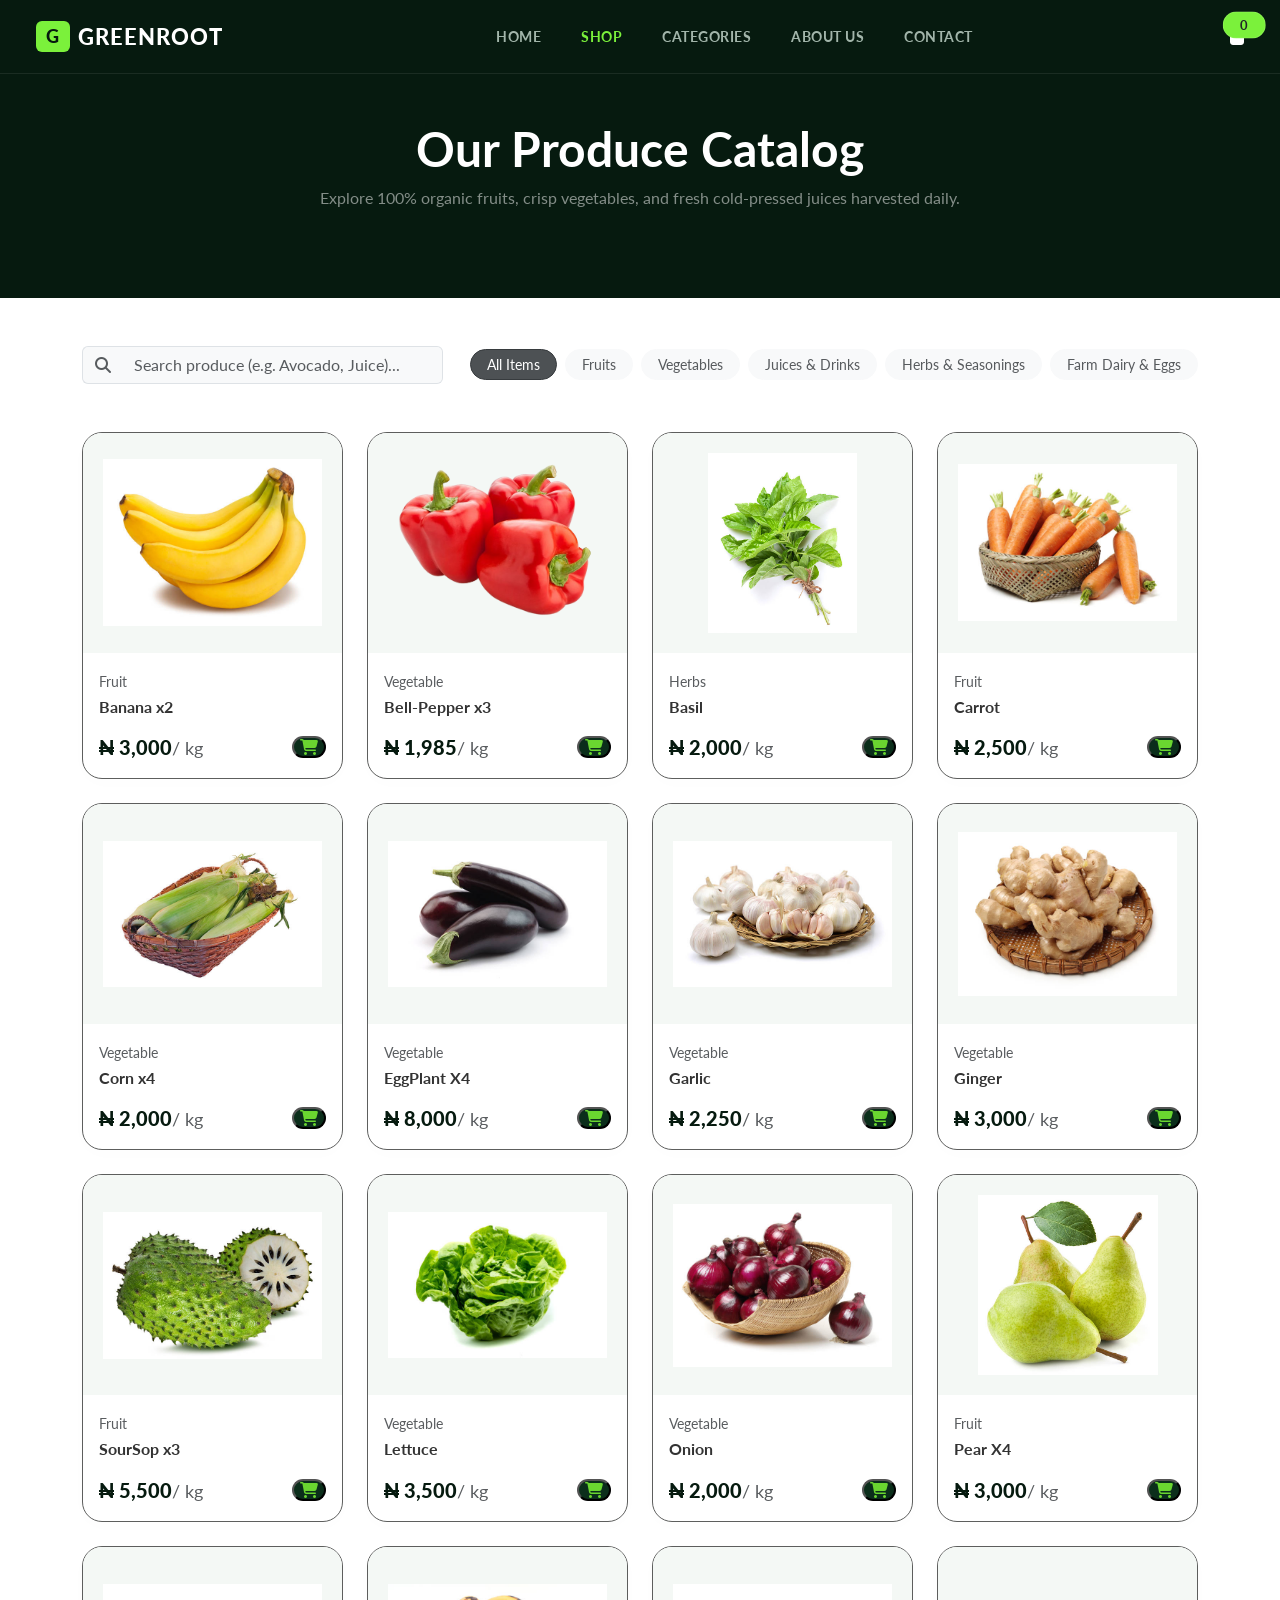
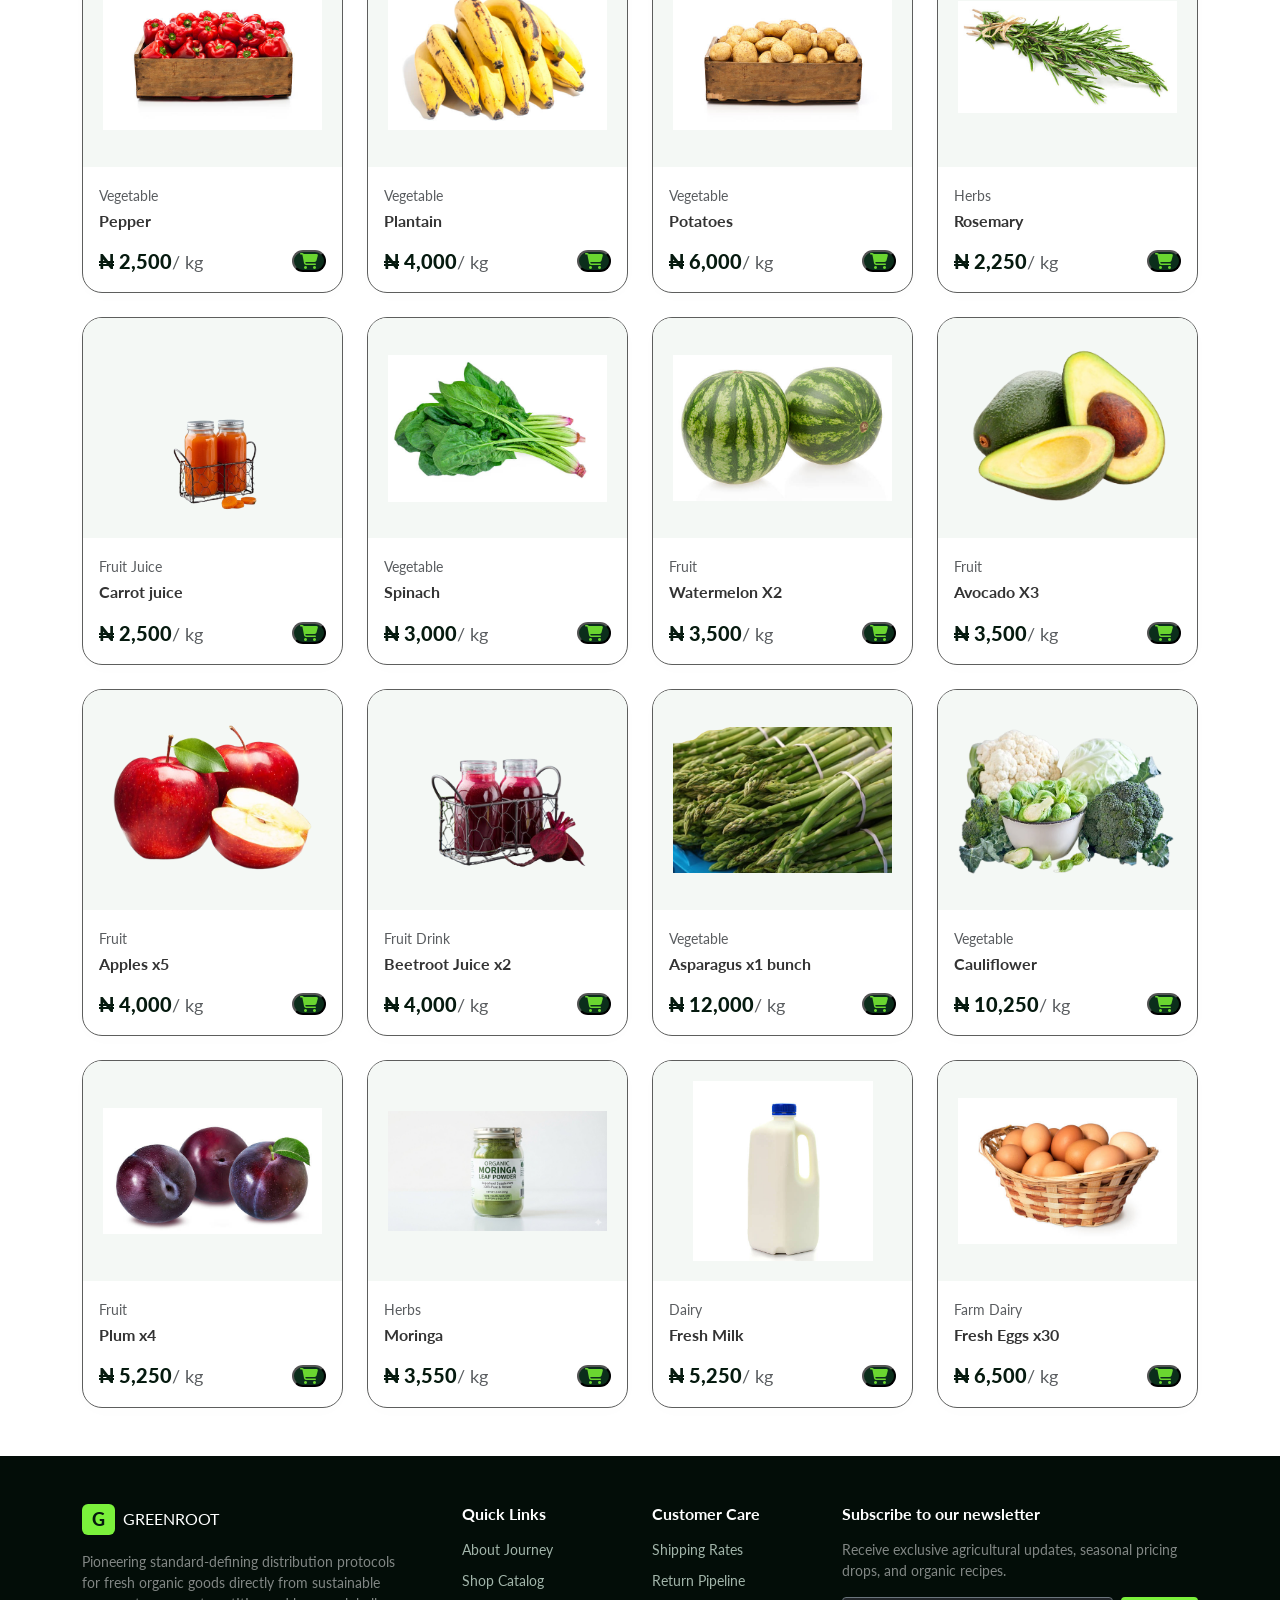
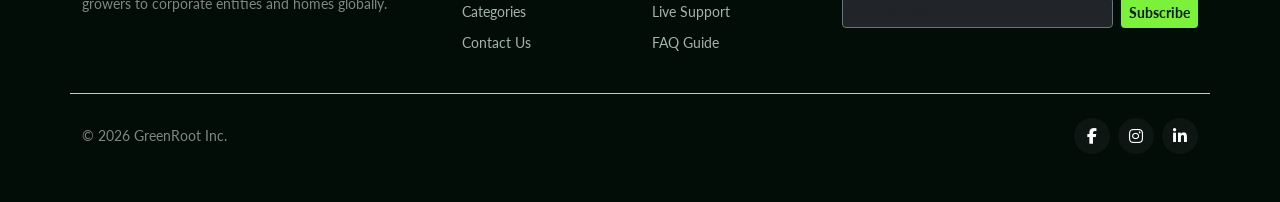
<file: shop.html>
<!DOCTYPE html>
<html lang="en">
<head>
    <meta charset="UTF-8">
    <meta name="viewport" content="width=device-width, initial-scale=1.0">
    <title>Shop Produce - GreenRoot</title>
    <link href="https://cdn.jsdelivr.net/npm/bootstrap@5.3.3/dist/css/bootstrap.min.css" rel="stylesheet">
    <link href="https://fonts.googleapis.com/css2?family=Lato:wght@300;400;700;900&family=Playfair+Display:wght@600;700;800&display=swap" rel="stylesheet">
    <link rel="stylesheet" href="https://cdnjs.cloudflare.com/ajax/libs/font-awesome/6.4.0/css/all.min.css">
    <link rel="stylesheet" href="style.css">
</head>
<body>

    <nav class="navbar navbar-expand-lg navbar-dark fixed-top nav px-2 px-lg-4">
        <div class="container-fluid">
            <a class="navbar-brand d-flex align-items-center" href="index.html">
                <span class="brand-logo-accent">G</span>GREENROOT
            </a>
            <button class="navbar-toggler" type="button" data-bs-toggle="collapse" data-bs-target="#Navbar">
                <span class="navbar-toggler-icon"></span>
            </button>
            <div class="collapse navbar-collapse" id="Navbar">  
                <ul class="navbar-nav mx-auto text-uppercase">
                    <li class="nav-item"><a class="nav-link" href="index.html">Home</a></li>
                    <li class="nav-item"><a class="nav-link active" href="shop.html">Shop</a></li>
                    <li class="nav-item"><a class="nav-link" href="categories.html">Categories</a></li>
                    <li class="nav-item"><a class="nav-link" href="about.html">About Us</a></li>
                    <li class="nav-item"><a class="nav-link" href="contact.html">Contact</a></li>
                </ul>
                <div class="nav-action-icons d-flex align-items-center gap-3 text-white">
                    
                    <a href="#" class="text-white position-relative" data-bs-toggle="offcanvas" data-bs-target="#cartDrawer">
                        <i class="fa-solid fa-bag-shopping"></i>
                        <span id="cart-badge" class="position-absolute top-0 start-100 translate-middle badge rounded-pill bg-neon text-dark">0</span>
                    </a>
                </div>
            </div>
        </div>
    </nav>

    <section class="py-5 dark-accent-section mt-5 text-white text-center">
        <div class="container py-4">
            <h1 class="display-5 fw-bold mb-2">Our Produce Catalog</h1>
            <p class="text-white-50 max-width-600 mx-auto">Explore 100% organic fruits, crisp vegetables, and fresh cold-pressed juices harvested daily.</p>
        </div>
    </section>

    <section class="py-5 bg-white">
        <div class="container">
            
            <div class="row g-3 justify-content-between align-items-center mb-5">
                <div class="col-md-5 col-lg-4">
                    <div class="input-group">
                        <span class="input-group-text bg-light border-end-0"><i class="fa-solid fa-magnifying-glass text-muted"></i></span>
                        <input type="text" id="shop-search" class="form-control bg-light border-start-0" placeholder="Search produce (e.g. Avocado, Juice)...">
                    </div>
                </div>

                <div class="col-md-7 col-lg-8">
                    <div class="d-flex flex-wrap gap-2 justify-content-md-end" id="filter-buttons">
                        <button class="btn btn-dark btn-sm rounded-pill px-3 filter-btn active" data-filter="all">All Items</button>
                        <button class="btn btn-light btn-sm rounded-pill px-3 text-muted filter-btn" data-filter="Fruit">Fruits</button>
                        <button class="btn btn-light btn-sm rounded-pill px-3 text-muted filter-btn" data-filter="Vegetable">Vegetables</button>
                        <button class="btn btn-light btn-sm rounded-pill px-3 text-muted filter-btn" data-filter="Fruit Drink">Juices & Drinks</button>
                        <button class="btn btn-light btn-sm rounded-pill px-3 text-muted filter-btn" data-filter="Herbs">Herbs & Seasonings</button>
                        <button class="btn btn-light btn-sm rounded-pill px-3 text-muted filter-btn" data-filter="Dairy">Farm Dairy & Eggs</button>
                    </div>
                </div>
            </div>

            <div class="row row-cols-1 row-cols-sm-2 row-cols-md-3 row-cols-lg-4 g-4" id="product-grid">
                
                <div class="col product-item" data-category="Fruit">
                    <div class="product-card">
                        <div class="prod-img-box"><img src="img/banana.jpg" alt="banana"></div>
                        <div class="prod-details p-3">
                            <span class="text-muted sm-text">Fruit</span>
                            <h6 class="fw-bold my-1">Banana x2</h6>
                            <div class="d-flex justify-content-between align-items-center mt-3">
                                <span class="price-tag"><span class="nairaSign">N</span> 3,000<small class="text-muted fw-normal">/ kg</small></span>
                                <button class="addToCartBtn" data-name="banana x2" data-price="2225"><i class="fa-solid fa-cart-shopping"></i></button>
                            </div>
                        </div>
                    </div>
                </div>

                <div class="col product-item" data-category="Vegetable">
                    <div class="product-card">
                        <div class="prod-img-box"><img src="img/bell_pepper.png" alt="Bell Pepper"></div>
                        <div class="prod-details p-3">
                            <span class="text-muted sm-text">Vegetable</span>
                            <h6 class="fw-bold my-1">Bell-Pepper x3</h6>
                            <div class="d-flex justify-content-between align-items-center mt-3">
                                <span class="price-tag"><span class="nairaSign">N</span> 1,985<small class="text-muted fw-normal">/ kg</small></span>
                                <button class="addToCartBtn" data-name="Bell-Pepper x3" data-price="1985"><i class="fa-solid fa-cart-shopping"></i></button>
                            </div>
                        </div>
                    </div>
                </div>

                <div class="col product-item" data-category="Herbs">
                    <div class="product-card">
                        <div class="prod-img-box"><img src="img/basil.jpg" alt="basil"></div>
                        <div class="prod-details p-3">
                            <span class="text-muted sm-text">Herbs</span>
                            <h6 class="fw-bold my-1">Basil</h6>
                            <div class="d-flex justify-content-between align-items-center mt-3">
                                <span class="price-tag"><span class="nairaSign">N</span> 2,000<small class="text-muted fw-normal">/ kg</small></span>
                                <button class="addToCartBtn" data-name="basil" data-price="2000"><i class="fa-solid fa-cart-shopping"></i></button>
                            </div>
                        </div>
                    </div>
                </div>

                <div class="col product-item" data-category="Fruit">
                    <div class="product-card">
                        <div class="prod-img-box"><img src="img/carrot.jpg" alt="carrot"></div>
                        <div class="prod-details p-3">
                            <span class="text-muted sm-text">Fruit</span>
                            <h6 class="fw-bold my-1">Carrot</h6>
                            <div class="d-flex justify-content-between align-items-center mt-3">
                                <span class="price-tag"><span class="nairaSign">N</span> 2,500<small class="text-muted fw-normal">/ kg</small></span>
                                <button class="addToCartBtn" data-name="carrot" data-price="2500"><i class="fa-solid fa-cart-shopping"></i></button>
                            </div>
                        </div>
                    </div>
                </div>

                <div class="col product-item" data-category="Vegetable">
                    <div class="product-card">
                        <div class="prod-img-box"><img src="img/corn.jpg" alt="corn"></div>
                        <div class="prod-details p-3">
                            <span class="text-muted sm-text">Vegetable</span>
                            <h6 class="fw-bold my-1">Corn x4</h6>
                            <div class="d-flex justify-content-between align-items-center mt-3">
                                <span class="price-tag"><span class="nairaSign">N</span> 2,000<small class="text-muted fw-normal">/ kg</small></span>
                                <button class="addToCartBtn" data-name="corn x4" data-price="4000"><i class="fa-solid fa-cart-shopping"></i></button>
                            </div>
                        </div>
                    </div>
                </div>

                <div class="col product-item" data-category="Vegetable">
                    <div class="product-card">
                        <div class="prod-img-box"><img src="img/eggplant.jpg" alt="eggplant"></div>
                        <div class="prod-details p-3">
                            <span class="text-muted sm-text">Vegetable</span>
                            <h6 class="fw-bold my-1">EggPlant X4</h6>
                            <div class="d-flex justify-content-between align-items-center mt-3">
                                <span class="price-tag"><span class="nairaSign">N</span> 8,000<small class="text-muted fw-normal">/ kg</small></span>
                                <button class="addToCartBtn" data-name="eggplant x4" data-price="8000"><i class="fa-solid fa-cart-shopping"></i></button>
                            </div>
                        </div>
                    </div>
                </div>

                <div class="col product-item" data-category="Vegetable">
                    <div class="product-card">
                        <div class="prod-img-box"><img src="img/garlic.jpg" alt="Cauliflower"></div>
                        <div class="prod-details p-3">
                            <span class="text-muted sm-text">Vegetable</span>
                            <h6 class="fw-bold my-1">Garlic</h6>
                            <div class="d-flex justify-content-between align-items-center mt-3">
                                <span class="price-tag"><span class="nairaSign">N</span> 2,250<small class="text-muted fw-normal">/ kg</small></span>
                                <button class="addToCartBtn" data-name="garlic" data-price="2500"><i class="fa-solid fa-cart-shopping"></i></button>
                            </div>
                        </div>
                    </div>
                </div>

                <div class="col product-item" data-category="Vegetable">
                    <div class="product-card">
                        <div class="prod-img-box"><img src="img/ginger.jpg" alt="ginger"></div>
                        <div class="prod-details p-3">
                            <span class="text-muted sm-text">Vegetable</span>
                            <h6 class="fw-bold my-1">Ginger</h6>
                            <div class="d-flex justify-content-between align-items-center mt-3">
                                <span class="price-tag"><span class="nairaSign">N</span> 3,000<small class="text-muted fw-normal">/ kg</small></span>
                                <button class="addToCartBtn" data-name="ginger" data-price="3000"><i class="fa-solid fa-cart-shopping"></i></button>
                            </div>
                        </div>
                    </div>
                </div>

                <div class="col product-item" data-category="Fruit">
                    <div class="product-card">
                        <div class="prod-img-box"><img src="img/soursop.jpg" alt="Apples"></div>
                        <div class="prod-details p-3">
                            <span class="text-muted sm-text">Fruit</span>
                            <h6 class="fw-bold my-1">SourSop x3</h6>
                            <div class="d-flex justify-content-between align-items-center mt-3">
                                <span class="price-tag"><span class="nairaSign">N</span> 5,500<small class="text-muted fw-normal">/ kg</small></span>
                                <button class="addToCartBtn" data-name="soursop x3" data-price="5500"><i class="fa-solid fa-cart-shopping"></i></button>
                            </div>
                        </div>
                    </div>
                </div>

                <div class="col product-item" data-category="Vegetable">
                    <div class="product-card">
                        <div class="prod-img-box"><img src="img/lettuce.jpg" alt="lettuce"></div>
                        <div class="prod-details p-3">
                            <span class="text-muted sm-text">Vegetable</span>
                            <h6 class="fw-bold my-1">Lettuce</h6>
                            <div class="d-flex justify-content-between align-items-center mt-3">
                                <span class="price-tag"><span class="nairaSign">N</span> 3,500<small class="text-muted fw-normal">/ kg</small></span>
                                <button class="addToCartBtn" data-name="lettuce" data-price="3500"><i class="fa-solid fa-cart-shopping"></i></button>
                            </div>
                        </div>
                    </div>
                </div>

                <div class="col product-item" data-category="Vegetable">
                    <div class="product-card">
                        <div class="prod-img-box"><img src="img/onion.jpg" alt="onion"></div>
                        <div class="prod-details p-3">
                            <span class="text-muted sm-text">Vegetable</span>
                            <h6 class="fw-bold my-1">Onion</h6>
                            <div class="d-flex justify-content-between align-items-center mt-3">
                                <span class="price-tag"><span class="nairaSign">N</span> 2,000<small class="text-muted fw-normal">/ kg</small></span>
                                <button class="addToCartBtn" data-name="onion" data-price="2000"><i class="fa-solid fa-cart-shopping"></i></button>
                            </div>
                        </div>
                    </div>
                </div>

                <div class="col product-item" data-category="Fruit">
                    <div class="product-card">
                        <div class="prod-img-box"><img src="img/pear.jpg" alt="pear"></div>
                        <div class="prod-details p-3">
                            <span class="text-muted sm-text">Fruit</span>
                            <h6 class="fw-bold my-1">Pear X4</h6>
                            <div class="d-flex justify-content-between align-items-center mt-3">
                                <span class="price-tag"><span class="nairaSign">N</span> 3,000<small class="text-muted fw-normal">/ kg</small></span>
                                <button class="addToCartBtn" data-name="pear x4" data-price="3000"><i class="fa-solid fa-cart-shopping"></i></button>
                            </div>
                        </div>
                    </div>
                </div>

               <div class="col product-item" data-category="Vegetable">
                    <div class="product-card">
                        <div class="prod-img-box"><img src="img/pepper.jpg" alt="pepper"></div>
                        <div class="prod-details p-3">
                            <span class="text-muted sm-text">Vegetable</span>
                            <h6 class="fw-bold my-1">Pepper</h6>
                            <div class="d-flex justify-content-between align-items-center mt-3">
                                <span class="price-tag"><span class="nairaSign">N</span> 2,500<small class="text-muted fw-normal">/ kg</small></span>
                                <button class="addToCartBtn" data-name="pepper" data-price="2500"><i class="fa-solid fa-cart-shopping"></i></button>
                            </div>
                        </div>
                    </div>
                </div>

                <div class="col product-item" data-category="Vegetable">
                    <div class="product-card">
                        <div class="prod-img-box"><img src="img/plantain.jpg" alt="plantain"></div>
                        <div class="prod-details p-3">
                            <span class="text-muted sm-text">Vegetable</span>
                            <h6 class="fw-bold my-1">Plantain</h6>
                            <div class="d-flex justify-content-between align-items-center mt-3">
                                <span class="price-tag"><span class="nairaSign">N</span> 4,000<small class="text-muted fw-normal">/ kg</small></span>
                                <button class="addToCartBtn" data-name="plantain" data-price="4000"><i class="fa-solid fa-cart-shopping"></i></button>
                            </div>
                        </div>
                    </div>
                </div>

                <div class="col product-item" data-category="Vegetable">
                    <div class="product-card">
                        <div class="prod-img-box"><img src="img/potatoes.jpg" alt="potatoes"></div>
                        <div class="prod-details p-3">
                            <span class="text-muted sm-text">Vegetable</span>
                            <h6 class="fw-bold my-1">Potatoes</h6>
                            <div class="d-flex justify-content-between align-items-center mt-3">
                                <span class="price-tag"><span class="nairaSign">N</span> 6,000<small class="text-muted fw-normal">/ kg</small></span>
                                <button class="addToCartBtn" data-name="potatoes" data-price="6000"><i class="fa-solid fa-cart-shopping"></i></button>
                            </div>
                        </div>
                    </div>
                </div>

                <div class="col product-item" data-category="Herbs">
                    <div class="product-card">
                        <div class="prod-img-box"><img src="img/rosemary.jpg" alt="rosemary"></div>
                        <div class="prod-details p-3">
                            <span class="text-muted sm-text">Herbs</span>
                            <h6 class="fw-bold my-1">Rosemary</h6>
                            <div class="d-flex justify-content-between align-items-center mt-3">
                                <span class="price-tag"><span class="nairaSign">N</span> 2,250<small class="text-muted fw-normal">/ kg</small></span>
                                <button class="addToCartBtn" data-name="rosemary" data-price="2500"><i class="fa-solid fa-cart-shopping"></i></button>
                            </div>
                        </div>
                    </div>
                </div>

               <div class="col product-item" data-category="Fruit Drink">
                    <div class="product-card">
                        <div class="prod-img-box"><img src="img/carrot juice.png" alt="carrot juice"></div>
                        <div class="prod-details p-3">
                            <span class="text-muted sm-text">Fruit Juice</span>
                            <h6 class="fw-bold my-1">Carrot juice</h6>
                            <div class="d-flex justify-content-between align-items-center mt-3">
                                <span class="price-tag"><span class="nairaSign">N</span> 2,500<small class="text-muted fw-normal">/ kg</small></span>
                                <button class="addToCartBtn" data-name="carrot juice" data-price="2500"><i class="fa-solid fa-cart-shopping"></i></button>
                            </div>
                        </div>
                    </div>
                </div>

                <div class="col product-item" data-category="Vegetable">
                    <div class="product-card">
                        <div class="prod-img-box"><img src="img/spinach.jpg" alt="spinach"></div>
                        <div class="prod-details p-3">
                            <span class="text-muted sm-text">Vegetable</span>
                            <h6 class="fw-bold my-1">Spinach</h6>
                            <div class="d-flex justify-content-between align-items-center mt-3">
                                <span class="price-tag"><span class="nairaSign">N</span> 3,000<small class="text-muted fw-normal">/ kg</small></span>
                                <button class="addToCartBtn" data-name="spinach" data-price="3000"><i class="fa-solid fa-cart-shopping"></i></button>
                            </div>
                        </div>
                    </div>
                </div>

                <div class="col product-item" data-category="Fruit">
                    <div class="product-card">
                        <div class="prod-img-box"><img src="img/watermelon.jpg" alt="Asparagus"></div>
                        <div class="prod-details p-3">
                            <span class="text-muted sm-text">Fruit</span>
                            <h6 class="fw-bold my-1">Watermelon X2</h6>
                            <div class="d-flex justify-content-between align-items-center mt-3">
                                <span class="price-tag"><span class="nairaSign">N</span> 3,500<small class="text-muted fw-normal">/ kg</small></span>
                                <button class="addToCartBtn" data-name="watermelon" data-price="3500"><i class="fa-solid fa-cart-shopping"></i></button>
                            </div>
                        </div>
                    </div>
                </div>

                <div class="col product-item" data-category="Fruit">
                    <div class="product-card">
                        <div class="prod-img-box"><img src="img/avocado.png" alt="avocado"></div>
                        <div class="prod-details p-3">
                            <span class="text-muted sm-text">Fruit</span>
                            <h6 class="fw-bold my-1">Avocado X3</h6>
                            <div class="d-flex justify-content-between align-items-center mt-3">
                                <span class="price-tag"><span class="nairaSign">N</span> 3,500<small class="text-muted fw-normal">/ kg</small></span>
                                <button class="addToCartBtn" data-name="avocado" data-price="3500"><i class="fa-solid fa-cart-shopping"></i></button>
                            </div>
                        </div>
                    </div>
                </div>

                <div class="col product-item" data-category="Fruit">
                    <div class="product-card">
                        <div class="prod-img-box"><img src="img/apples.png" alt="Apples"></div>
                        <div class="prod-details p-3">
                            <span class="text-muted sm-text">Fruit</span>
                            <h6 class="fw-bold my-1">Apples x5</h6>
                            <div class="d-flex justify-content-between align-items-center mt-3">
                                <span class="price-tag"><span class="nairaSign">N</span> 4,000<small class="text-muted fw-normal">/ kg</small></span>
                                <button class="addToCartBtn" data-name="Apples x5" data-price="4000"><i class="fa-solid fa-cart-shopping"></i></button>
                            </div>
                        </div>
                    </div>
                </div>

                <div class="col product-item" data-category="Fruit Drink">
                    <div class="product-card">
                        <div class="prod-img-box"><img src="img/beetroot juice.png" alt="Beetroot Juice"></div>
                        <div class="prod-details p-3">
                            <span class="text-muted sm-text">Fruit Drink</span>
                            <h6 class="fw-bold my-1">Beetroot Juice x2</h6>
                            <div class="d-flex justify-content-between align-items-center mt-3">
                                <span class="price-tag"><span class="nairaSign">N</span> 4,000<small class="text-muted fw-normal">/ kg</small></span>
                                <button class="addToCartBtn" data-name="Beetroot Juice x2" data-price="4000"><i class="fa-solid fa-cart-shopping"></i></button>
                            </div>
                        </div>
                    </div>
                </div>

                <div class="col product-item" data-category="Vegetable">
                    <div class="product-card">
                        <div class="prod-img-box"><img src="img/asparagus.png" alt="Asparagus"></div>
                        <div class="prod-details p-3">
                            <span class="text-muted sm-text">Vegetable</span>
                            <h6 class="fw-bold my-1">Asparagus x1 bunch</h6>
                            <div class="d-flex justify-content-between align-items-center mt-3">
                                <span class="price-tag"><span class="nairaSign">N</span> 12,000<small class="text-muted fw-normal">/ kg</small></span>
                                <button class="addToCartBtn" data-name="Asparagus x1 bunch" data-price="12000"><i class="fa-solid fa-cart-shopping"></i></button>
                            </div>
                        </div>
                    </div>
                </div>

                <div class="col product-item" data-category="Vegetable">
                    <div class="product-card">
                        <div class="prod-img-box"><img src="img/cauliflower.png" alt="Cauliflower"></div>
                        <div class="prod-details p-3">
                            <span class="text-muted sm-text">Vegetable</span>
                            <h6 class="fw-bold my-1">Cauliflower</h6>
                            <div class="d-flex justify-content-between align-items-center mt-3">
                                <span class="price-tag"><span class="nairaSign">N</span> 10,250<small class="text-muted fw-normal">/ kg</small></span>
                                <button class="addToCartBtn" data-name="Cauliflower" data-price="10250"><i class="fa-solid fa-cart-shopping"></i></button>
                            </div>
                        </div>
                    </div>
                </div>
                <div class="col product-item" data-category="Fruit">
                    <div class="product-card">
                        <div class="prod-img-box"><img src="img/plum.jpg" alt="plum"></div>
                        <div class="prod-details p-3">
                            <span class="text-muted sm-text">Fruit</span>
                            <h6 class="fw-bold my-1">Plum x4</h6>
                            <div class="d-flex justify-content-between align-items-center mt-3">
                                <span class="price-tag"><span class="nairaSign">N</span> 5,250<small class="text-muted fw-normal">/ kg</small></span>
                                <button class="addToCartBtn" data-name="plum" data-price="5250"><i class="fa-solid fa-cart-shopping"></i></button>
                            </div>
                        </div>
                    </div>
                </div>
                <div class="col product-item" data-category="Herbs">
                    <div class="product-card">
                        <div class="prod-img-box"><img src="img/moringa.jpg" alt="moringa"></div>
                        <div class="prod-details p-3">
                            <span class="text-muted sm-text">Herbs</span>
                            <h6 class="fw-bold my-1">Moringa</h6>
                            <div class="d-flex justify-content-between align-items-center mt-3">
                                <span class="price-tag"><span class="nairaSign">N</span> 3,550<small class="text-muted fw-normal">/ kg</small></span>
                                <button class="addToCartBtn" data-name="moringa" data-price="3,550"><i class="fa-solid fa-cart-shopping"></i></button>
                            </div>
                        </div>
                    </div>
                </div>
                <div class="col product-item" data-category="Dairy">
                    <div class="product-card">
                        <div class="prod-img-box"><img src="img/milk.jpg" alt="milk"></div>
                        <div class="prod-details p-3">
                            <span class="text-muted sm-text">Dairy</span>
                            <h6 class="fw-bold my-1">Fresh Milk</h6>
                            <div class="d-flex justify-content-between align-items-center mt-3">
                                <span class="price-tag"><span class="nairaSign">N</span> 5,250<small class="text-muted fw-normal">/ kg</small></span>
                                <button class="addToCartBtn" data-name="milk" data-price="5250"><i class="fa-solid fa-cart-shopping"></i></button>
                            </div>
                        </div>
                    </div>
                </div>
                <div class="col product-item" data-category="Dairy">
                    <div class="product-card">
                        <div class="prod-img-box"><img src="img/eggs.jpg" alt="eggs"></div>
                        <div class="prod-details p-3">
                            <span class="text-muted sm-text">Farm Dairy</span>
                            <h6 class="fw-bold my-1">Fresh Eggs x30</h6>
                            <div class="d-flex justify-content-between align-items-center mt-3">
                                <span class="price-tag"><span class="nairaSign">N</span> 6,500<small class="text-muted fw-normal">/ kg</small></span>
                                <button class="addToCartBtn" data-name="eggs" data-price="6500"><i class="fa-solid fa-cart-shopping"></i></button>
                            </div>
                        </div>
                    </div>
                </div>


            </div>

            <div id="no-products-msg" class="text-center py-5 d-none">
                <i class="fa-solid fa-leaf text-muted fs-1 mb-3"></i>
                <h5>No produce matching your search.</h5>
                <p class="text-muted">Try searching for something else or reset your filter.</p>
            </div>
        </div>
    </section>

    <footer class="footer py-5" id="contact">
        <div class="container">
            <div class="row g-4 pb-4 border-bottom border-secondary-subtle">
                <div class="col-lg-4 col-md-6">
                    <a class="navbar-brand text-white d-flex align-items-center mb-3" href="index.html">
                        <span class="brand-logo-accent">G</span>GREENROOT
                    </a>
                    <p class="text-white-50 sm-text pe-lg-4">Pioneering standard-defining distribution protocols for fresh organic goods directly from sustainable growers to corporate entities and homes globally.</p>
                </div>
                <div class="col-lg-2 col-6">
                    <h6 class="text-white fw-bold mb-3">Quick Links</h6>
                    <ul class="list-unstyled footer-links text-white-50 sm-text">
                        <li><a href="about.html">About Journey</a></li>
                        <li><a href="shop.html">Shop Catalog</a></li>
                        <li><a href="categories.html">Categories</a></li>
                        <li><a href="contact.html">Contact Us</a></li>
                    </ul>
                </div>
                <div class="col-lg-2 col-6">
                    <h6 class="text-white fw-bold mb-3">Customer Care</h6>
                    <ul class="list-unstyled footer-links text-white-50 sm-text">
                        <li><a href="#">Shipping Rates</a></li>
                        <li><a href="#">Return Pipeline</a></li>
                        <li><a href="#">Live Support</a></li>
                        <li><a href="#">FAQ Guide</a></li>
                    </ul>
                </div>
                <div class="col-lg-4 col-md-6">
                    <h6 class="text-white fw-bold mb-3">Subscribe to our newsletter</h6>
                    <p class="text-white-50 sm-text">Receive exclusive agricultural updates, seasonal pricing drops, and organic recipes.</p>
                    <form class="d-flex gap-2 mt-3 newsletter-form">
                        <input type="email" class="form-control form-control-sm bg-dark text-white border-secondary" placeholder="Email Address">
                        <button class="btn btn-neon btn-sm fw-bold"><a  class="Subscribe-button" href="contact.html">Subscribe</a></button>
                    </form>
                </div>
            </div>
            
            <div class="d-flex flex-wrap justify-content-between align-items-center pt-4">
                <p class="text-white-50 sm-text mb-0">&copy; 2026 GreenRoot Inc.</p>
                <div class="footer-social-circles d-flex gap-2">
                    <a href="https://facebook.com"><i class="fa-brands fa-facebook-f"></i></a>
                    <a href="https://www.instagram.com/"><i class="fa-brands fa-instagram"></i></a>
                    <a href="https://www.linkedin.com/"><i class="fa-brands fa-linkedin-in"></i></a>
                </div>
            </div>
        </div>
    </footer>

    <div class="offcanvas offcanvas-end text-dark" tabindex="-1" id="cartDrawer" aria-labelledby="cartDrawerLabel">
      <div class="offcanvas-header border-bottom">
        <h5 class="offcanvas-title fw-bold" id="cartDrawerLabel"><i class="fa-solid fa-bag-shopping me-2"></i> Your Shopping Cart</h5>
        <button type="button" class="btn-close" data-bs-dismiss="offcanvas" aria-label="Close"></button>
      </div>
      <div class="offcanvas-body d-flex flex-column">
        <ul id="cart-items-list" class="list-group list-group-flush mb-auto">
          <li class="list-group-item text-muted text-center py-4">Your cart is empty.</li>
        </ul>

        <div class="border-top pt-3 mt-3">
          <div class="d-flex justify-content-between fw-bold mb-3 fs-5">
            <span>Total:</span>
            <span id="cart-total">N 0</span>
          </div>
          <button class="btn btn-neon w-100 py-2 text-dark fw-bold">Proceed to Checkout</button>
        </div>
      </div>
    </div>
    
    <script src="https://cdn.jsdelivr.net/npm/bootstrap@5.3.3/dist/js/bootstrap.bundle.min.js"></script>
    <script src="script.js"></script>
</body>
</html>
</file>
<file: style.css>
:root {
    --dark-forest: #061a0f;
    --deep-accent: #0b2e1b;
    --neon-lime: #7bf13b;
    --neon-lime-hover: #6ad630;
    --light: #f4f8f5;
    --text-muted-dark: #a2b5aa;
    --font-lato: 'Lato', sans-serif;
    --font-playfair: 'Playfair Display', Georgia, serif;
}

body {
    font-family: var(--font-lato);
    color: #333;
    overflow-x: hidden;
    background-color: #ffffff;
}

.text-neon { color: var(--neon-lime); }
.bg-neon { background-color: var(--neon-lime) !important; }
.sm-text { font-size: 14px; }
.fw-black { font-weight: 900; }

.nav {
    background-color: var(--dark-forest) !important;
    border-bottom: 1px solid rgba(255, 255, 255, 0.08);
    backdrop-filter: blur(10px);
    padding-top: 15px;
    padding-bottom: 15px;
}

.nav .navbar-brand {
    font-weight: 900;
    font-size: 22px;
    letter-spacing: 1px;
    color: #ffffff !important;
}

.brand-logo-accent {
    background-color: var(--neon-lime);
    color: var(--dark-forest);
    font-weight: 900;
    padding: 2px 10px;
    border-radius: 6px;
    margin-right: 8px;
    font-size: 18px;
}

.nav .nav-link {
    color: var(--text-muted-dark) !important;
    font-weight: 700;
    font-size: 14px;
    letter-spacing: 0.5px;
    padding: 8px 20px !important;
    transition: color 0.3s ease;
}

.nav .nav-link.active,
.nav .nav-link:hover {
    color: var(--neon-lime) !important;
}

.hero {
    background-color: var(--dark-forest);
    min-height: 90vh;
    position: relative;
    padding-top: 130px;
    padding-bottom: 80px;
    overflow: hidden;
}

.hero::before {
    content: '';
    position: absolute;
    width: 400px;
    height: 400px;
    background: radial-gradient(circle, rgba(123,241,59,0.12) 0%, rgba(0,0,0,0) 70%);
    top: 10%;
    right: 5%;
    z-index: 1;
}

.badge {
    display: inline-flex;
    align-items: center;
    background-color: rgba(255, 255, 255, 0.06);
    color: var(--neon-lime);
    border: 1px solid rgba(255, 255, 255, 0.1);
    padding: 6px 16px;
    border-radius: 100px;
    font-size: 13px;
    font-weight: 700;
    text-transform: uppercase;
    letter-spacing: 0.5px;
}

.hero-title {
    font-family: var(--font-playfair);
    font-size: 54px;
    line-height: 1.15;
    font-weight: 800;
}

.hero-desc {
    font-size: 17px;
    line-height: 1.6;
    max-width: 520px;
}

.btn-neon {
    background-color: var(--neon-lime);
    color: var(--dark-forest);
    border: none;
    font-weight: 700;
    transition: all 0.3s cubic-bezier(0.165, 0.84, 0.44, 1);
}

.btn-neon:hover {
    background-color: var(--neon-lime-hover);
    transform: translateY(-2px);
    color: var(--dark-forest);
}

.btn-outline-white {
    border: 2px solid rgba(255, 255, 255, 0.2);
    color: #ffffff;
    font-weight: 700;
    transition: all 0.3s ease;
}

.btn-outline-white:hover {
    border-color: #ffffff;
    background-color: rgba(255, 255, 255, 0.05);
    color: #ffffff;
}

.avatar-group .avatar-placeholder {
    width: 36px;
    height: 36px;
    border: 2px solid #6ad630;
    border-radius: 50%;
    margin-right: -10px;
}


.avatar-group img {
    width: 100%;
    height: 100%;
    object-fit: cover; /* Prevents the faces from squishing */
    display: block;
    border-radius: 50%;
}

.hero-image-wrapper {
    position: relative;
    display: inline-block;
}

.main-hero-img {
    filter: drop-shadow(0px 20px 40px rgba(0,0,0,0.5));
    animation: floatingAnimation 6s ease-in-out infinite;
}

.floating-accent-logo {
    position: absolute;
    bottom: 10px;
    right: 10px;
    background-color: rgba(123, 241, 59, 0.1);
    border: 1px solid rgba(123, 241, 59, 0.2);
    color: var(--neon-lime);
    font-family: var(--font-playfair);
    font-size: 120px;
    font-weight: 900;
    line-height: 1;
    z-index: -1;
    user-select: none;
}


.trust-bar {
    background-color: var(--deep-accent);
    border-bottom: 4px solid var(--neon-lime);
}

.icon-circle {
    width: 45px;
    height: 45px;
    background-color: rgba(255, 255, 255, 0.05);
    border-radius: 50%;
    color: var(--neon-lime);
    display: inline-flex;
    align-items: center;
    justify-content: center;
    font-size: 18px;
}


.section-title {
    font-family: var(--font-playfair);
    font-weight: 800;
    color: var(--dark-forest);
}

.bg-light {
    background-color: var(--light);
}

.category-card {
    background-color: #ffffff;
    border: 1px solid rgba(0, 0, 0, 0.05);
    padding: 20px 15px;
    border-radius: 16px;
    transition: all 0.3s cubic-bezier(0.165, 0.84, 0.44, 1);
    cursor: pointer;
}

.category-card:hover {
    transform: translateY(-5px);
    box-shadow: 0 15px 30px rgba(6, 26, 15, 0.05);
    border-color: var(--neon-lime);
}

.cat-img-wrap {
    height: 80px;
    display: flex;
    align-items: center;
    justify-content: center;
    margin-bottom: 15px;
}

.cat-img-wrap img {
    max-height: 100%;
    max-width: 100%;
    object-fit: contain;
}

.category-card h6 {
    font-weight: 700;
    margin-bottom: 2px;
    font-size: 15px;
    color: var(--dark-forest);
}

.dark-accent-section {
    background-color: var(--dark-forest);
}

.tracking { letter-spacing: 1px; font-size: 13px; font-weight: 900;}

.promo-video-placeholder {
    height: 380px;
    background-color: var(--deep-accent);
    border: 1px solid rgba(255, 255, 255, 0.1);
}

.play-pulse-circle {
    width: 70px;
    height: 70px;
    background-color: var(--neon-lime);
    color: var(--dark-forest);
    border-radius: 50%;
    display: flex;
    align-items: center;
    justify-content: center;
    font-size: 22px;
    cursor: pointer;
    box-shadow: 0 0 0 0 rgba(123, 241, 59, 0.4);
    animation: pulsePlay 2s infinite;
}

.product-card {
    background: #ffffff;
    border-radius: 20px;
    border: 1px solid rgba(0,0,0,0.04);
    box-shadow: 0 4px 20px rgba(0,0,0,0.01);
    position: relative;
    overflow: hidden;
    height: 100%;
    transition: all 0.3s cubic-bezier(0.165, 0.84, 0.44, 1);
    border: 1px solid #5d5e5d;
}

.product-card:hover {
    transform: translateY(-6px);
    box-shadow: 0 20px 40px rgba(6, 26, 15, 0.06);
}

.nairaSign {
    text-decoration: line-through;
  text-decoration-style: double;
}

.badge-tag {
    position: absolute;
    top: 15px;
    left: 15px;
    background-color: var(--dark-forest);
    color: #ffffff;
    font-size: 11px;
    font-weight: 700;
    text-transform: uppercase;
    padding: 4px 12px;
    border-radius: 50px;
    letter-spacing: 0.5px;
    z-index: 2;
}

.prod-img-box {
    background-color: var(--light);
    height: 220px;
    display: flex;
    align-items: center;
    justify-content: center;
    padding: 20px;
}

.prod-img-box img {
    max-height: 100%;
    max-width: 100%;
    object-fit: contain;
    transition: transform 0.5s ease;
}

.product-card:hover .prod-img-box img {
    transform: scale(1.08);
}

.price-tag {
    font-size: 20px;
    font-weight: 900;
    color: var(--dark-forest);
}

.addToCartBtn{
    background-color: #0b2e1b;
    color:#6ad630;
    border-radius: 12px;
    display: inline-flex;
    align-items: center;
    justify-content: center;
    transition: all 0.2s ease;
}

.product-card:hover .btn-add-cart {
    background-color: var(--neon-lime);
    color: var(--dark-forest);
}
footer {
    background-color: #030d08;
    color: #ffffff;
}

.footer-links li {
    margin-bottom: 10px;
}

.footer-links a {
    color: var(--text-muted-dark);
    text-decoration: none;
    transition: color 0.2s ease;
}

.footer-links a:hover {
    color: var(--neon-lime);
}

.footer-social-circles a {
    width: 36px;
    height: 36px;
    background-color: rgba(255,255,255,0.04);
    color: #ffffff;
    border-radius: 50%;
    display: inline-flex;
    align-items: center;
    justify-content: center;
    text-decoration: none;
    transition: all 0.3s ease;
}

.categories-tag {
    text-decoration: none;
    color: #6ad630;
}

.learn-more-button {
  text-decoration: none;
    color: #061a0f;
}

.shop-tag {
    text-decoration: none;
    color: #061a0f;
}

.Subscribe-button {
    text-decoration: none;
    color: #061a0f;
}

.footer-social-circles a:hover {
    background-color: var(--neon-lime);
    color: var(--dark-forest);
    transform: scale(1.1);
}

.category-card {
    transition: transform 0.3s ease, box-shadow 0.3s ease;
}
.category-card:hover {
    transform: translateY(-6px);
    box-shadow: 0 12px 24px rgba(0, 0, 0, 0.12) !important;
}
.object-fit-cover {
    object-fit: cover;
}

@keyframes floatingAnimation {
    0% { transform: translateY(0px); }
    50% { transform: translateY(-15px); }
    100% { transform: translateY(0px); }
}

@keyframes pulsePlay {
    0% { box-shadow: 0 0 0 0 rgba(123, 241, 59, 0.5); }
    70% { box-shadow: 0 0 0 15px rgba(123, 241, 59, 0); }
    100% { box-shadow: 0 0 0 0 rgba(123, 241, 59, 0); }
}


@media (max-width: 991px) {
    .hero-title { font-size: 40px; }
    .floating-accent-logo { display: none; }
    .hero { text-align: center; }
    .hero-desc { margin: 0 auto; }
    .social-proof { justify-content: center; }
    .promo-video-placeholder { height: 260px; }
}
</file>
